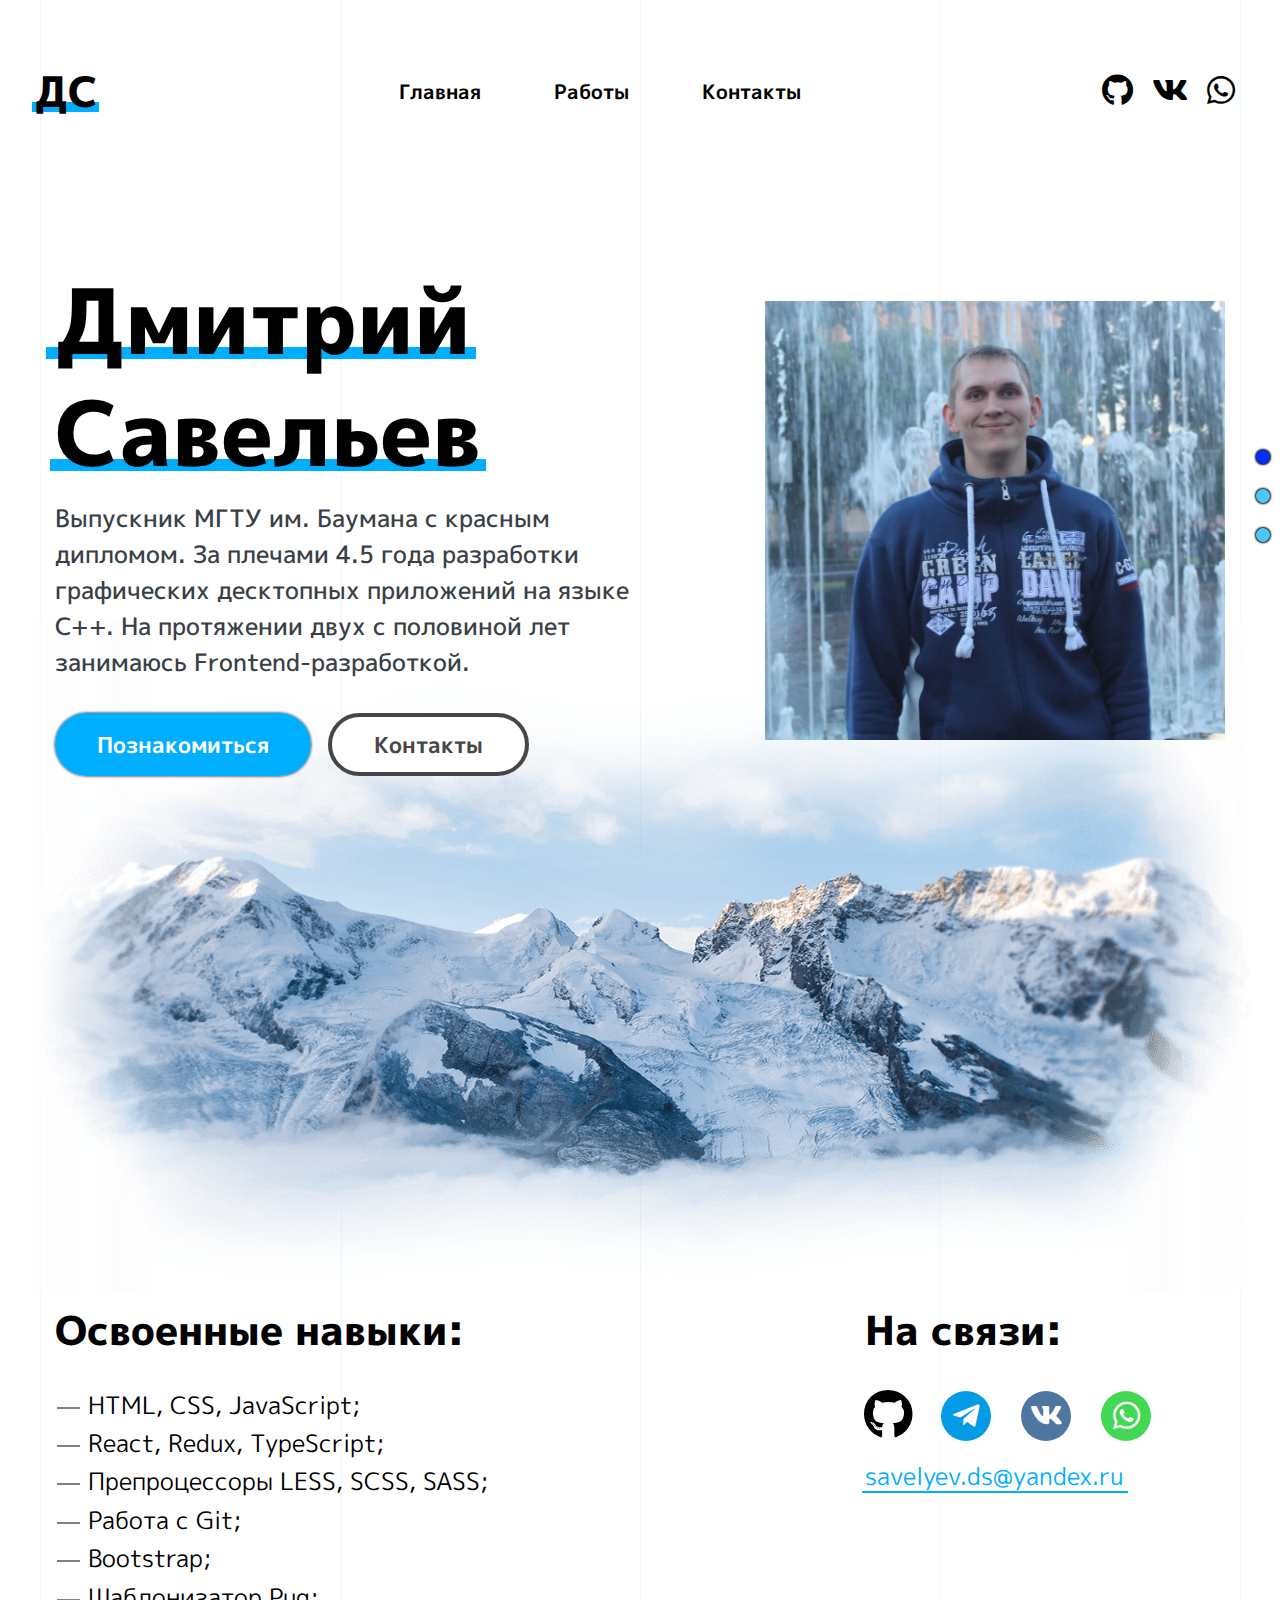
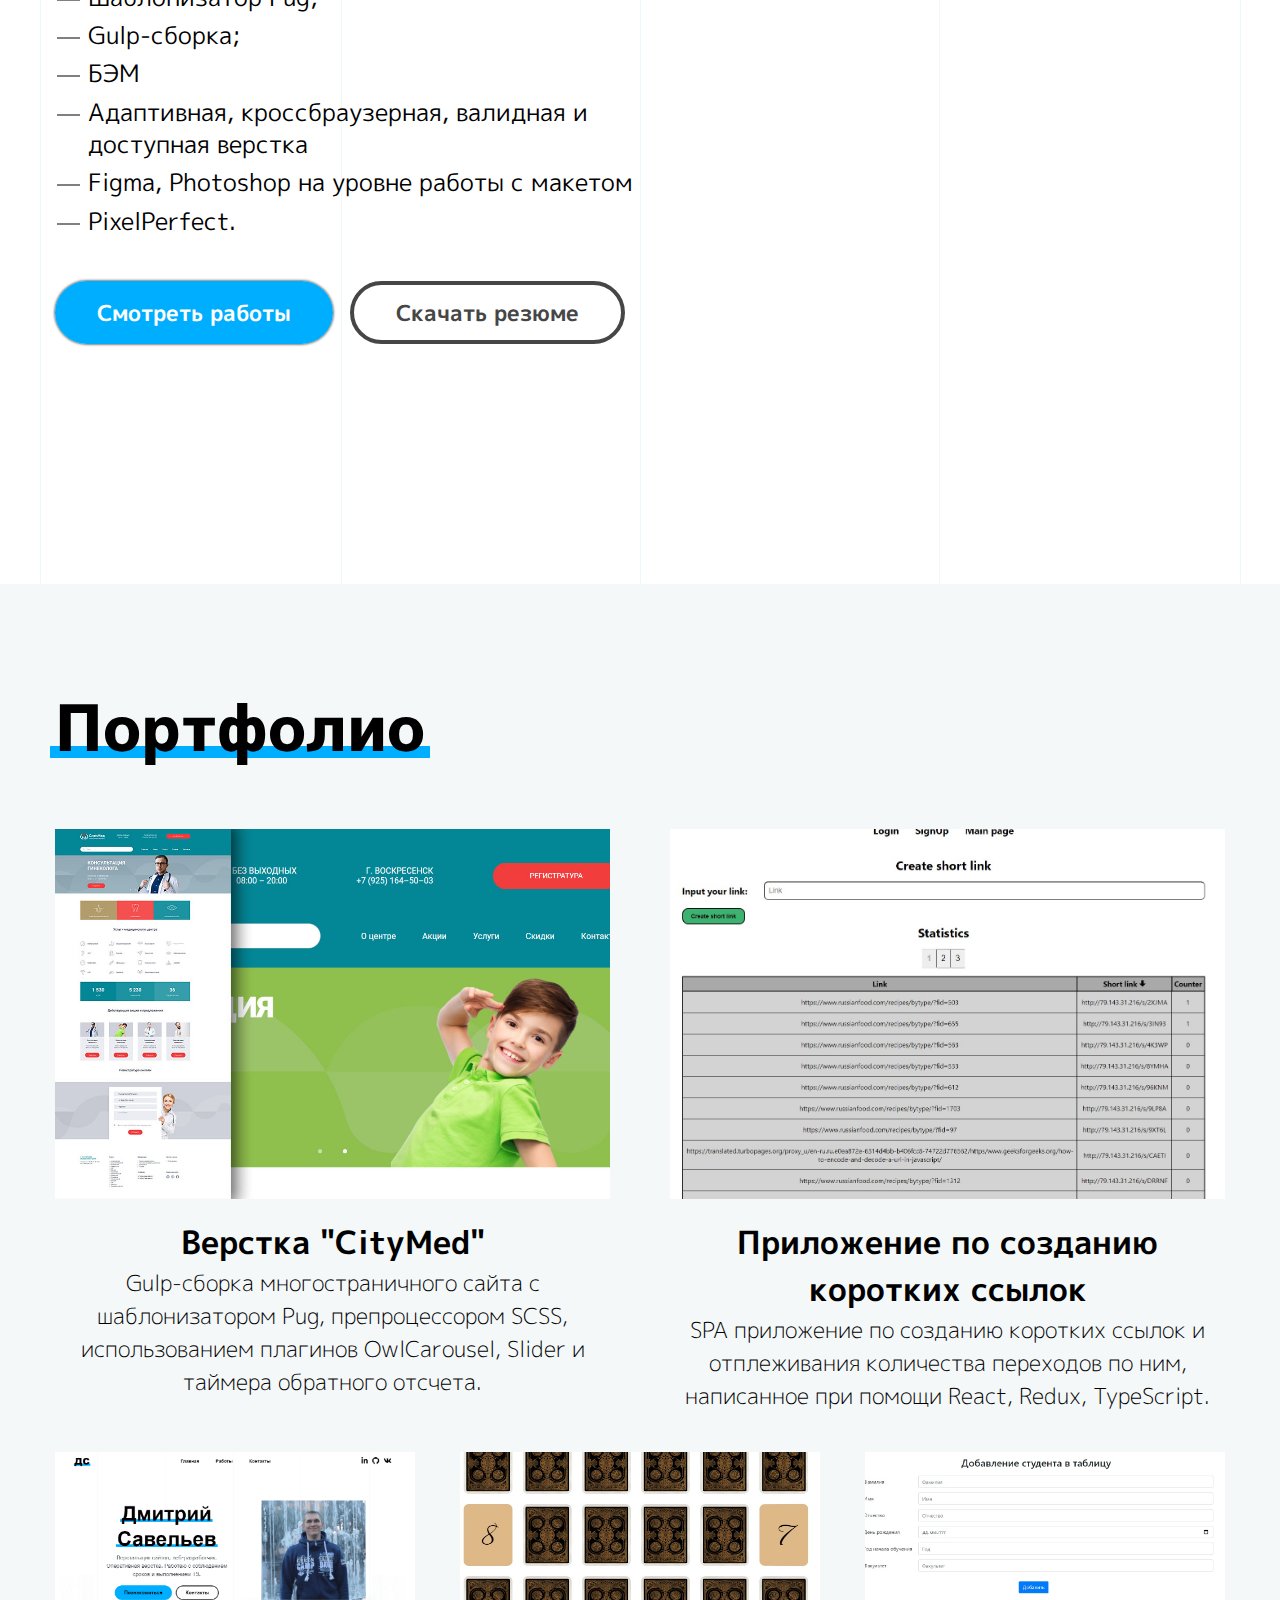
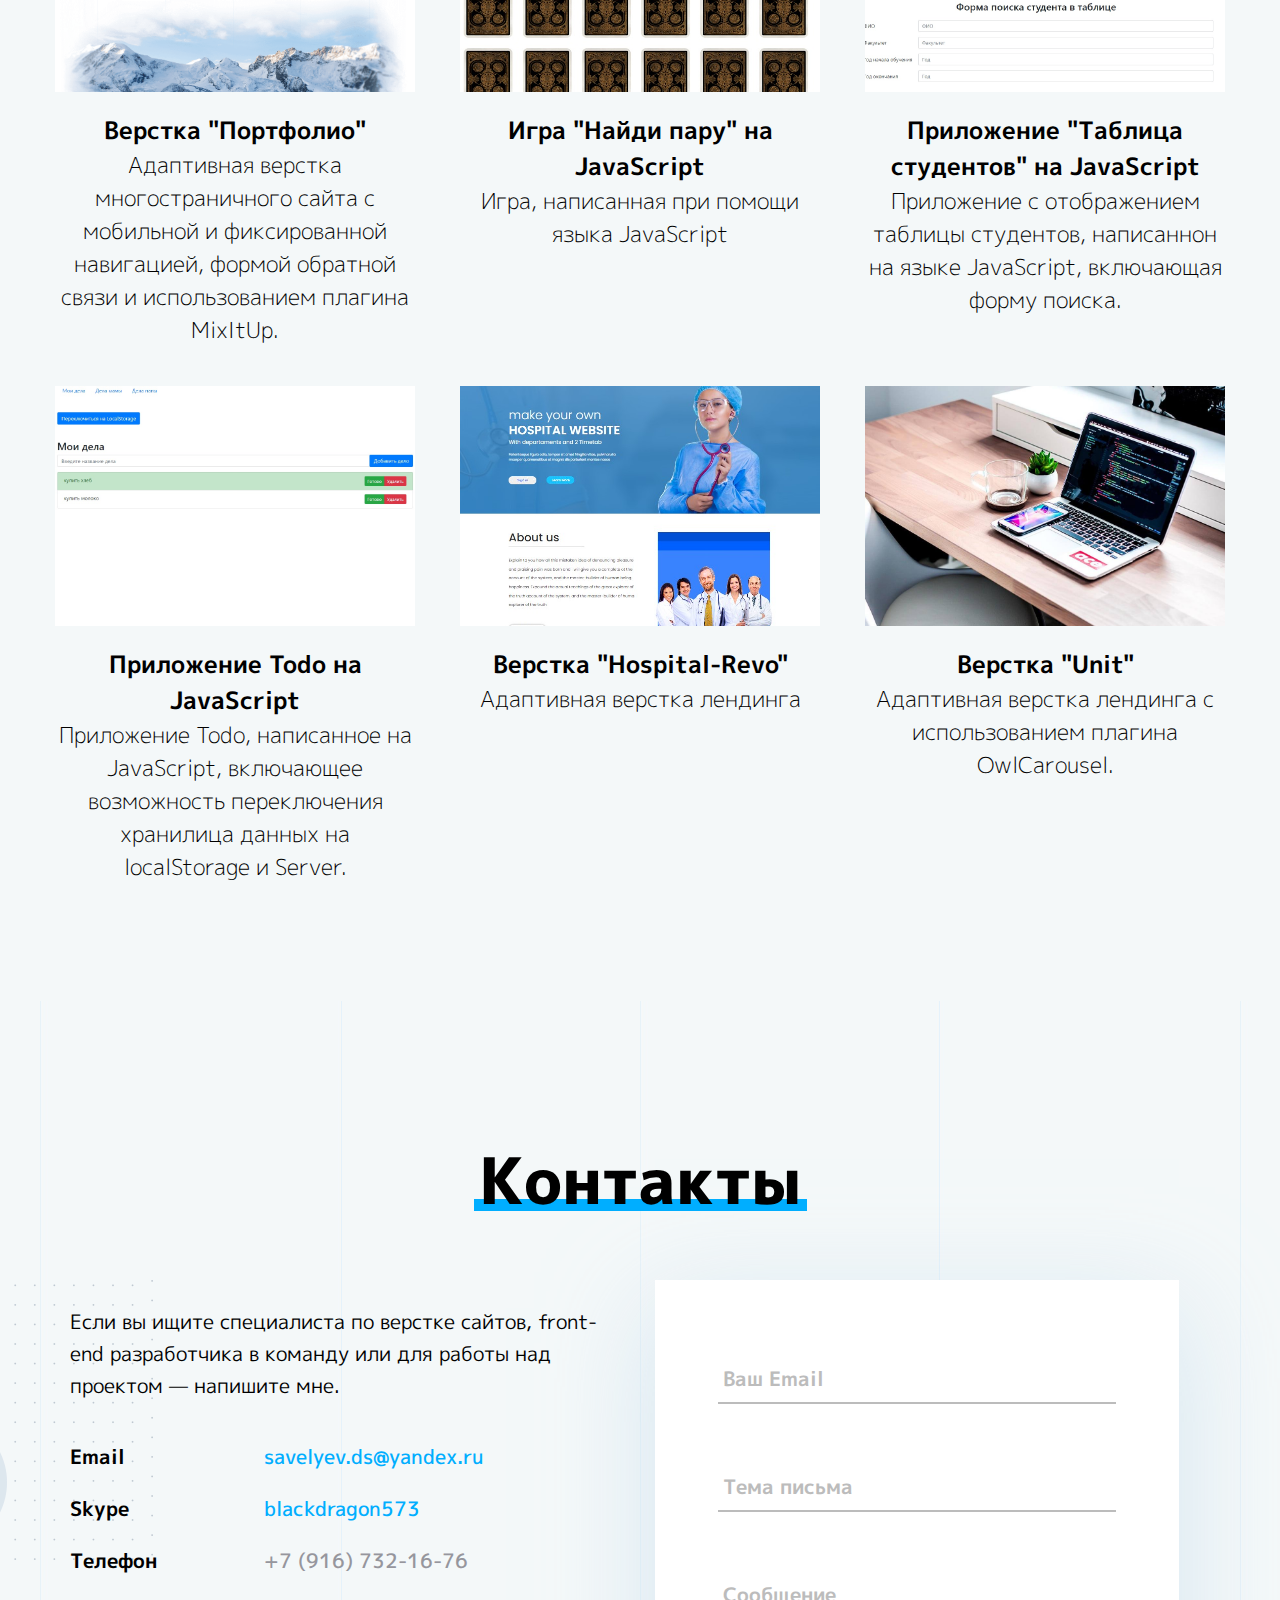
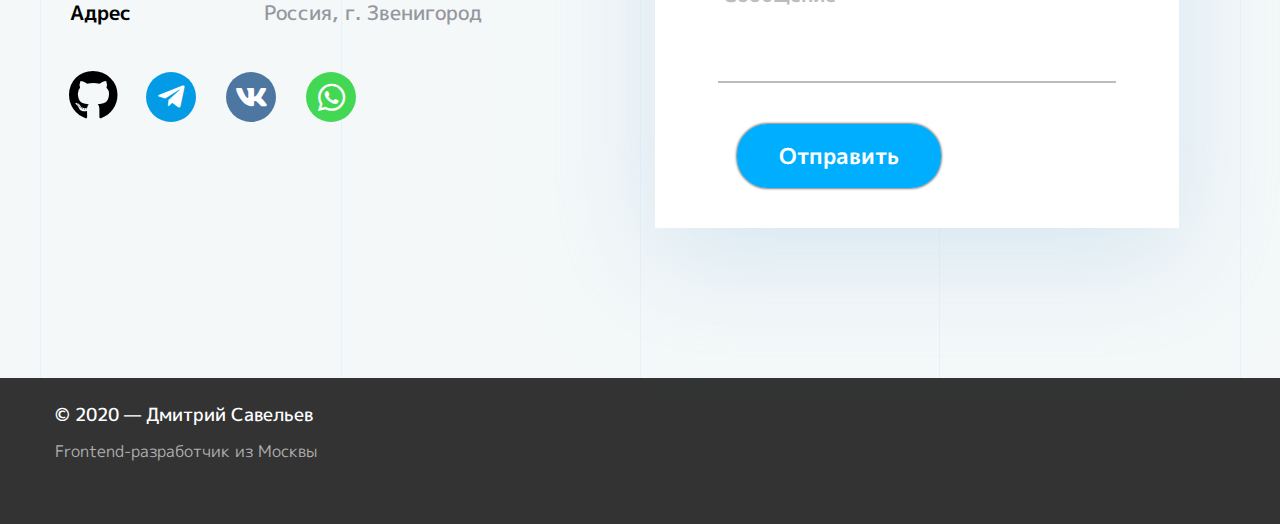
<file: docs/index.html>
<!DOCTYPE html>
<html lang="ru">

    <head>
        <meta charset="UTF-8">
        <meta name="viewport" content="width=device-width, initial-scale=1.0">
        <link href="https://fonts.googleapis.com/css2?family=M+PLUS+1p:wght@300;400;500;700;800&family=Roboto:wght@100;400;700&display=swap" rel="stylesheet">
        <link rel="stylesheet" href="https://cdnjs.cloudflare.com/ajax/libs/font-awesome/5.13.0/css/all.min.css">
        <link rel="shortcut icon" href="./img/favicon.png" type="image/x-icon">
        <link rel="stylesheet" href="./css/main.css">
        <title>Портфолио Савельев Дмитрий</title>
    </head>

    <body>

        <div id="overlay"></div>

        <ul id="page-nav">
            <li class="active">
                <a href="#header"></a>
            </li>
            <li>
                <a href="#portfolio"></a>
            </li>
            <!-- <li>
                <a href="#how-work"></a>
            </li> -->
            <li>
                <a href="#contacts"></a>
            </li>
        </ul>
        
        <header class="header" id="header">

            <!-- Навигация -->
            <div class="header__nav-wrapper">

                <a href="./index.html" class="header-logo">
                    ДС
                </a>

                <nav class="header__nav">
                    <a href="./index.html" class="header-logo">
                        ДС
                    </a>

                    <a href="./index.html" class="header__nav-item">Главная</a>
                    <a href="./project.html" class="header__nav-item">Работы</a>
                    <a href="./contacts.html" class="header__nav-item">Контакты</a>

                    <div class="contacts-social">

                        <a href="https://github.com/SavelyevDmitry" class="contacts-social-item contacts-social-item--github" target="_blank">
                            <i class="fab fa-github"></i>
                        </a>

                        <a href="https://t.me/Savelyev_ds" class="contacts-social-item contacts-social-item--telegram" target="_blank">
                            <i class="fab fa-telegram-plane"></i>
                        </a>
                        
                        <a href="https://vk.com/id48494494" class="contacts-social-item contacts-social-item--vk" target="_blank">
                            <i class="fab fa-vk"></i>
                        </a>

                        <a href="https://www.facebook.com/profile.php?id=100022790342894" class="contacts-social-item contacts-social-item--whats" target="_blank">
                            <i class="fab fa-whatsapp"></i>
                        </a>
                        
                    </div>

                    <a href="mailto:savelyev.ds@yandex.ru" class="section-skills__mail">savelyev.ds@yandex.ru</a>

                </nav>

                <nav class="header__social">
                    <a href="https://github.com/SavelyevDmitry" class="fab fa-github header__social-item" target="_blank"></a>
                    <a href="https://vk.com/id48494494" target="_blank" class="fab fa-vk header__social-item vk" target="_blank"></a>
                    <a href="https://wa.me/89167321676" class="fab fa-whatsapp header__social-item wa"></a>
                </nav>

                <div class="header__toggle-menu">
                    <span></span>
                </div>
                
            </div>
            <!-- //Навигация -->
            
            <!-- Информация -->
            <div class="container">
               
                <div class="header__info">

                    <div class="header__info-photo-wrapper">
                        <img src="./img/header/my-photo.jpg" alt="Моя фотогорафия" class="header__info-photo">
                    </div>

                    <div class="header__info-content-wrapper">

                        <h1 class="header__name">
                            <span class="underline underline--name">Дмитрий</span> <br> <span class="underline">Савельев</span> 
                        </h1>

                        <div class="header__name-desc">
                            Выпускник МГТУ им. Баумана с красным дипломом. 
                            За плечами 4.5 года разработки графических десктопных приложений на языке C++. 
                            На протяжении двух с половиной лет занимаюсь Frontend-разработкой.
                        </div>

                        <div class="header__info-buttons">
                            <a href="#skills" class="button-blue">Познакомиться</a>
                            <a href="#section-contacts" class="header__button-contacts">Контакты</a>
                        </div>

                    </div>

                </div>

            </div>
            <!-- //Информация -->

            <div class="header__bg-img">
                <img src="./img/header/header-bg.png" alt="картинка с горами">
            </div>

            <!-- Что умею и контакты -->
            <div class="container">
                
                <div class="sections-skills__row">
                    <div class="sections-skills__desc">

                        <h3 class="sections-skills__title-list" id="skills">Освоенные навыки:</h3>
                        
                        <ul class="section-skills__list">
                            <li class="section-skills__list-item">HTML, CSS, JavaScript;</li>
                            <li class="section-skills__list-item">React, Redux, TypeScript; </li>
                            <li class="section-skills__list-item">Препроцессоры LESS, SCSS, SASS;</li>
                            <li class="section-skills__list-item">Работа с Git;</li>
                            <li class="section-skills__list-item">Bootstrap;</li>
                            <li class="section-skills__list-item">Шаблонизатор Pug; </li>
                            <li class="section-skills__list-item">Gulp-сборка;</li>
                            <li class="section-skills__list-item">БЭМ</li>
                            <li class="section-skills__list-item">Адаптивная, кроссбраузерная, валидная и доступная верстка</li>
                            <li class="section-skills__list-item">Figma, Photoshop на уровне работы с макетом</li>
                            <li class="section-skills__list-item">PixelPerfect.</li>
                        </ul>

                        <a href="#title-portfolio" class="button-blue">Смотреть работы</a>
                        <a href="./Резюме.pdf" download="Резюме" class="header__button-contacts">Скачать резюме</a>

                    </div>

                    <div class="section-skills__contacts">

                        <h3 class="sections-skills__title-social">На связи:</h3>

                        <div class="contacts-social">

                            <a href="https://github.com/SavelyevDmitry" class="contacts-social-item contacts-social-item--github" target="_blank">
                                <i class="fab fa-github"></i>
                            </a>
    
                            <a href="https://t.me/Savelyev_ds" class="contacts-social-item contacts-social-item--telegram" target="_blank">
                                <i class="fab fa-telegram-plane"></i>
                            </a>
                            
                            <a href="https://vk.com/id48494494" class="contacts-social-item contacts-social-item--vk" target="_blank">
                                <i class="fab fa-vk"></i>
                            </a>
    
                            <a href="https://wa.me/89167321676" class="contacts-social-item contacts-social-item--whats" target="_blank">
                                <i class="fab fa-whatsapp"></i>
                            </a>
                            
                        </div>
                        <a href="mailto:savelyev.ds@yandex.ru" class="section-skills__mail">savelyev.ds@yandex.ru</a>
                    </div>

                </div>
                
            </div>
            <!-- //Что умею и контакты -->
            
        </header>

        <main>

            <!-- Cекция портфолио -->
            <section class="section-portfolio" id="portfolio">

                <!-- container -->
                <div class="container">

                    <div class="section-portfolio__title-wrapper" id="title-portfolio">
                        <h2 class="title">Портфолио</h2>
                    </div>

                    <!-- Фильтры -->
                    <div class="section-portfolio__filters none">
                        <button class="section-portfolio__filters-item control-active" data-filter="all">Все работы</button>
                        <button class="section-portfolio__filters-item" data-filter=".boots">Bootstrap</button>
                        <button class="section-portfolio__filters-item" data-filter=".wp">WordPress</button>
                        <button class="section-portfolio__filters-item" data-filter=".frontend">Frontend</button>
                    </div>
                    <!-- //Фильтры -->

                    <!-- Работы -->
                    <div class="section-portfolio__projects-wrapper" id="section-portfolio__projects-wrapper">

                        <div class="section-portfolio__project section-portfolio__project--big mix frontend boots wp">
                            <a href="https://github.com/SavelyevDmitry/City" class="section-portfolio__project-img" target="_blank">
                                <img src="./img/portfolio/city.jpg" alt="Сайт медклиники СитиМед">
                                <button class="more-button">Смотреть проект</button>
                            </a>
                            <a href="https://github.com/SavelyevDmitry/City" class="section-portfolio__project-title" target="_blank">Верстка "CityMed"</a>
                            <p class="section-portfolio__project-desc">Gulp-сборка многостраничного сайта с шаблонизатором Pug, препроцессором SCSS, использованием плагинов OwlCarousel, Slider и таймера обратного отсчета.</p>
                        </div>

                        <div class="section-portfolio__project section-portfolio__project--big mix frontend boots wp">
                            <a href="https://github.com/SavelyevDmitry/Creating-short-link" class="section-portfolio__project-img" target="_blank">
                                <img src="./img/portfolio/create-short-links.jpg" alt="Форест тревел">
                                <button class="more-button">Смотреть проект</button>
                            </a>                          
                            <a href="https://github.com/SavelyevDmitry/Creating-short-link" class="section-portfolio__project-title" target="_blank">Приложение по созданию коротких ссылок</a>
                            <p class="section-portfolio__project-desc">SPA приложение по созданию коротких ссылок и отплеживания количества переходов по ним, написанное при помощи React, Redux, TypeScript.</p> 
                        </div>

                        <div class="section-portfolio__project mix boots">
                            <a href="https://github.com/SavelyevDmitry/portfolio" class="section-portfolio__project-img" target="_blank">
                                <img src="./img/portfolio/portfolio.jpg" alt="Сайт Unit">
                                <button class="more-button">Смотреть проект</button>
                            </a>
                            <a href="https://github.com/SavelyevDmitry/portfolio" class="section-portfolio__project-title" target="_blank">Верстка "Портфолио"</a>
                            <p class="section-portfolio__project-desc">Адаптивная верстка многостраничного сайта с мобильной и фиксированной навигацией, формой обратной связи и использованием плагина MixItUp.</p>
                        </div>

                        <div class="section-portfolio__project mix boots">
                            <a href="https://github.com/SavelyevDmitry/FindCoupleGame" class="section-portfolio__project-img" target="_blank">
                                <img src="./img/portfolio/card-game.jpg" alt="Игра Найди пару">
                                <button class="more-button">Смотреть проект</button>
                            </a>                          
                            <a href="https://github.com/SavelyevDmitry/FindCoupleGame" class="section-portfolio__project-title" target="_blank">Игра "Найди пару" на JavaScript</a>
                            <p class="section-portfolio__project-desc">Игра, написанная при помощи языка JavaScript</p> 
                        </div>

                        <div class="section-portfolio__project mix boots">
                            <a href="https://github.com/SavelyevDmitry/StudentsTable" class="section-portfolio__project-img" target="_blank">
                                <img src="./img/portfolio/students-table.jpg" alt="Таблица студентов">
                                <button class="more-button">Смотреть проект</button>
                            </a>                          
                            <a href="https://github.com/SavelyevDmitry/StudentsTable" class="section-portfolio__project-title" target="_blank">Приложение "Таблица студентов" на JavaScript</a>
                            <p class="section-portfolio__project-desc">Приложение с отображением таблицы студентов, написаннон на языке JavaScript, включающая форму поиска.</p> 
                        </div>

                        <div class="section-portfolio__project mix boots">
                            <a href="https://github.com/SavelyevDmitry/Todo" class="section-portfolio__project-img" target="_blank">
                                <img src="./img/portfolio/todo.jpg" alt="Форест тревел">
                                <button class="more-button">Смотреть проект</button>
                            </a>                          
                            <a href="https://github.com/SavelyevDmitry/Todo" class="section-portfolio__project-title" target="_blank">Приложение Todo на JavaScript</a>
                            <p class="section-portfolio__project-desc">Приложение Todo, написанное на JavaScript, включающее возможность переключения хранилица данных на localStorage и Server.</p> 
                        </div>

                        <div class="section-portfolio__project mix boots">
                            <a href="https://github.com/SavelyevDmitry/Hospital-web" class="section-portfolio__project-img" target="_blank">
                                <img src="./img/portfolio/Hospital.jpg" alt="Сайт медклиники Revo">
                                <button class="more-button">Смотреть проект</button>
                            </a>                          
                            <a href="https://github.com/SavelyevDmitry/Hospital-web" class="section-portfolio__project-title" target="_blank">Верстка "Hospital-Revo"</a>
                            <p class="section-portfolio__project-desc">Адаптивная верстка лендинга</p> 
                        </div>

                        <div class="section-portfolio__project mix frontend boots wp">
                            <a href="https://github.com/SavelyevDmitry/Unit" class="section-portfolio__project-img" target="_blank">
                                <img src="./img/portfolio/Unit.jpg" alt="Сайт Unit">
                                <button class="more-button">Смотреть проект</button>
                            </a>
                            <a href="https://github.com/SavelyevDmitry/Unit" class="section-portfolio__project-title" target="_blank">Верстка "Unit"</a>
                            <p class="section-portfolio__project-desc">Адаптивная верстка лендинга с использованием плагина OwlCarousel.</p>
                        </div>

                    </div>
                    <!-- //Работы -->

                    <div class="section-skills__all-project-wrapper">
                        <a href="#" class="section-skills__all-project">Смотреть все работы</a>
                    </div>

                </div>
                <!-- //container -->

            </section>
            <!-- //Cекция портфолио -->

            <!-- Cекция как я работаю -->
            <!-- <section class="how-work" id="how-work">

                <div class="container">

                    <div class="how-work__title">
                        <h2 class="title title--how-work">Как я работаю</h2>
                    </div>

                    <div class="how-work__stages">

                        <div class="how-work__stage-item">

                            <div class="how-work__stage-icon">
                                <img src="./img/how-work/icon1.png" alt="Иконка">
                            </div>

                            <div class="how-work__stage-desc">
                                <h3 class="how-work__stage-desc-title">Оцениваю макет</h3>
                                <p class="how-work__stage-desc-text">
                                    Оцениваю объем работы, сложность, нюансы. Задаю вопросы.                
                                </p>
                                <p class="how-work__stage-desc-time">Время: 2 - 4 часа</p>
                            </div>

                        </div>

                        <div class="how-work__stage-item">

                            <div class="how-work__stage-icon">
                                <img src="./img/how-work/icon2.png" alt="Иконка">
                            </div>
                            
                            <div class="how-work__stage-desc">
                                <h3 class="how-work__stage-desc-title">ТЗ, смета и график работ</h3>
                                <p class="how-work__stage-desc-text">
                                    Согласовываем техническое задание и график работ по проекту. Осмечиваю стоимость по этапам работы.                
                                </p>
                                <p class="how-work__stage-desc-time">Время: 2 - 4 часа</p>
                            </div>

                        </div>

                        <div class="how-work__stage-item">

                            <div class="how-work__stage-icon">
                                <img src="./img/how-work/icon3.png" alt="Иконка">
                            </div>
                            
                            <div class="how-work__stage-desc">
                                <h3 class="how-work__stage-desc-title">Вы держите руку на пульсе</h3>
                                <p class="how-work__stage-desc-text">
                                    Выдаю клиенту доступ к GitHub репозиторию и доске Trello. Вы в любое время можете видеть актуальное состояние проекта и задач.                
                                </p>
                                <p class="how-work__stage-desc-time">Время: 2 часа</p>
                            </div>

                        </div>

                        <div class="how-work__stage-item">

                            <div class="how-work__stage-icon">
                                <img src="./img/how-work/icon4.png" alt="Иконка">
                            </div>
                            
                            <div class="how-work__stage-desc">
                                <h3 class="how-work__stage-desc-title">Выполняю каждый этап</h3>
                                <p class="how-work__stage-desc-text">
                                    Поочередно выполняю каждый этап работы. Передаю результаты. Заказчик производит поэтапную оплату.                
                                </p>
                                <p class="how-work__stage-desc-time">Время: 2 - 4 часа</p>
                            </div>

                        </div>

                        <div class="how-work__stage-item">

                            <div class="how-work__stage-icon">
                                <img src="./img/how-work/icon5.png" alt="Иконка">
                            </div>
                            
                            <div class="how-work__stage-desc">
                                <h3 class="how-work__stage-desc-title">Финальное ревью проекта</h3>
                                <p class="how-work__stage-desc-text">
                                    Проект готов. Финальное ревью и полировка до идеального состояния. Передаю файлы проекта, заливаю сайт на хостинг заказчика.                
                                </p>
                                <p class="how-work__stage-desc-time">Время: 2 - 4 часа</p>
                            </div>

                        </div>

                    </div>

                </div>

            </section> -->
            <!-- //Cекция как я работаю -->

            <!-- Cекция контакты -->
            <section class="contacts" id="contacts">

                <!-- container -->
                <div class="container">

                    <div class="contacts__title-wrapper" id="section-contacts">
                        <h2 class="title">Контакты</h2>
                    </div>

                    <div class="contacts__content-wrapper">

                        <!-- Контакты -->
                        <div class="contacts__desc">
                            <img src="./img/contacts/bg-dots.png" alt="Фоновые точки" class="contacts__desc-img">

                            <div class="contacts__desc-text">
                                Если вы ищите специалиста по верстке сайтов, front-end разработчика в команду или для работы над проектом —  напишите мне.
                            </div>

                            <div class="contacts__desc-contacts-wrap">

                                <div class="contacts__desc-contacts-item">
                                    <div class="contacts__item-name">Email</div>
                                    <a href="mailto:savelyev.ds@yandex.ru" class="contacts__item-link">savelyev.ds@yandex.ru</a>
                                </div>

                                <div class="contacts__desc-contacts-item">
                                    <div class="contacts__item-name">Skype</div>
                                    <a href="skype:blackdragon573?add" class="contacts__item-link">blackdragon573</a>
                                </div>

                                <div class="contacts__desc-contacts-item">
                                    <div class="contacts__item-name">Телефон</div>
                                    <p class="contacts__item-info">+7 (916) 732-16-76</p>
                                </div>

                                <div class="contacts__desc-contacts-item">
                                    <div class="contacts__item-name">Адрес</div>
                                    <p class="contacts__item-info">Россия, г. Звенигород</p>
                                </div>

                            </div>

                            <div class="contacts-social">

                                <a href="https://github.com/SavelyevDmitry" class="contacts-social-item contacts-social-item--github" target="_blank">
                                    <i class="fab fa-github"></i>
                                </a>
        
                                <a href="https://t.me/Savelyev_ds" class="contacts-social-item contacts-social-item--telegram" target="_blank">
                                    <i class="fab fa-telegram-plane"></i>
                                </a>
                                
                                <a href="https://vk.com/id48494494" class="contacts-social-item contacts-social-item--vk" target="_blank">
                                    <i class="fab fa-vk"></i>
                                </a>
        
                                <a href="https://wa.me/89167321676" class="contacts-social-item contacts-social-item--whats" target="_blank">
                                    <i class="fab fa-whatsapp"></i>
                                </a>
                                
                            </div>
                            
                        </div>
                        <!-- //Контакты -->
                        
                        <!-- Форма обратной связи -->
                        <div class="contacts__form-wrapper">

                            <form action="" class="contacts__form" id="contacts-form">
                                <input type="hidden" name="project_name" value="myportfolio.ru">
                                <input type="hidden" name="admin_email" value="savelyev.ds@yandex.ru">
                                <input type="hidden" name="email_from" value="info@myportfolio.ru">

                                <div class="contacts__form-item">
                                    <input type="text" name="email" class="contacts__form-field">
                                    <span class="fake-placeholder">Ваш Email</span>
                                </div>
    
                                <div class="contacts__form-item">
                                    <input type="text" name="theme" class="contacts__form-field">
                                    <span class="fake-placeholder">Тема письма</span>
                                </div>
    
                                <div class="contacts__form-item">
                                    <textarea name="message" class="contacts__form-field contacts__form-field--area"></textarea>
                                    <span class="fake-placeholder fake-placeholder--area">Сообщение</span>
                                </div>
    
                                <div class="contacts__form-button">
                                    <input type="submit" value="Отправить" class="contacts__form-button-elem">
                                </div>
    
                            </form>
                            <div id="answer"></div>

                        </div>
                        <!-- //Форма обратной связи -->
                        
                    </div>

                </div>
                <!-- //container -->

            </section>
            <!-- //Cекция контакты -->           

        </main>

        <footer class="footer">
            
            <div class="container">

                <p class="footer__who">© 2020 — Дмитрий Савельев</p>
                <p class="footer__text">
                    Frontend-разработчик из Москвы<br>
                </p>

            </div>

        </footer>

        <!-- Vender scripts -->
        <script src="./libs/jquery/jquery-3.5.0.min.js"></script>
        <script src="./libs/mixitup-3/mixitup3/mixitup.min.js"></script>
        <script src="./libs/jquery.validate/jquery.validate.js"></script>
        <script src="./libs/nav.js/nav.js"></script>
        <!-- // Vender scripts -->

        <!-- User scripts -->
        <script src="./js/main.js"></script>
        <!-- // User scripts -->

    </body>

</html>
</file>
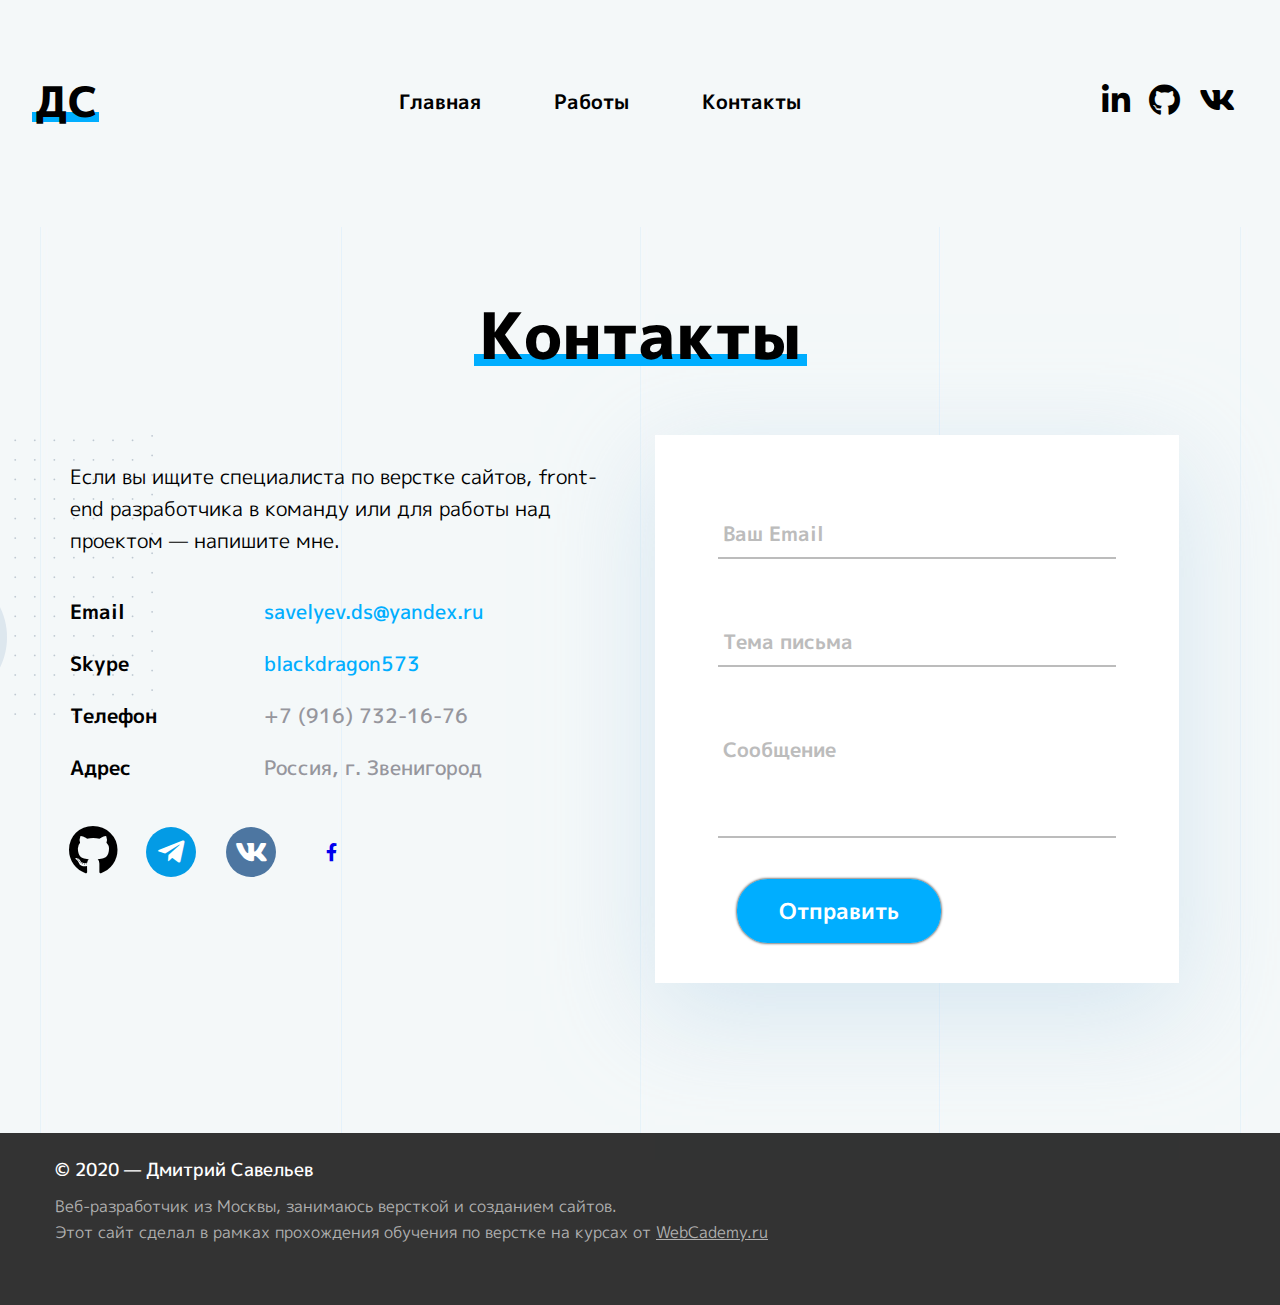
<file: docs/contacts.html>
<!DOCTYPE html>
<html lang="ru">

    <head>
        <meta charset="UTF-8">
        <meta name="viewport" content="width=device-width, initial-scale=1.0">
        <link href="https://fonts.googleapis.com/css2?family=M+PLUS+1p:wght@300;400;500;700;800&family=Roboto:wght@100;400;700&display=swap" rel="stylesheet">
        <link rel="stylesheet" href="https://cdnjs.cloudflare.com/ajax/libs/font-awesome/5.13.0/css/all.min.css">
        <link rel="stylesheet" href="./css/main.css">
        <title>Портфолио Савельев Дмитрий</title>
    </head>

    <body>

        <div id="overlay"></div>
        
        <header class=" header header--project">

            <!-- Навигация -->
            <div class="header__nav-wrapper header__nav-wrapper--project header__nav-wrapper--contacts">

                <a href="./index.html" class="header-logo">
                    ДС
                </a>

                <nav class="header__nav">
                    <a href="./index.html" class="header-logo">
                        ДС
                    </a>

                    <a href="./index.html" class="header__nav-item">Главная</a>
                    <a href="./project.html" class="header__nav-item">Работы</a>
                    <a href="./contacts.html" class="header__nav-item">Контакты</a>

                    <div class="contacts-social">

                        <a href="https://github.com/SavelyevDmitry" class="contacts-social-item contacts-social-item--github" target="_blank">
                            <i class="fab fa-github"></i>
                        </a>

                        <a href="https://t.me/Savelyev_ds" class="contacts-social-item contacts-social-item--telegram" target="_blank">
                            <i class="fab fa-telegram-plane"></i>
                        </a>
                        
                        <a href="https://vk.com/id48494494" class="contacts-social-item contacts-social-item--vk" target="_blank">
                            <i class="fab fa-vk"></i>
                        </a>

                        <a href="https://www.facebook.com/profile.php?id=100022790342894" class="contacts-social-item contacts-social-item--facebook" target="_blank">
                            <i class="fab fa-facebook-f"></i>
                        </a>
                        
                    </div>

                    <a href="mailto:savelyev.ds@yandex.ru" class="section-skills__mail">savelyev.ds@yandex.ru</a>

                </nav>

                <nav class="header__social">
                    <a href="#" class="fab fa-linkedin-in header__social-item"></a>
                    <a href="https://github.com/SavelyevDmitry" class="fab fa-github header__social-item" target="_blank"></a>
                    <a href="https://vk.com/id48494494" target="_blank" class="fab fa-vk header__social-item" target="_blank"></a>
                </nav>

                <div class="header__toggle-menu">
                    <span></span>
                </div>
                
            </div>
            <!-- //Навигация -->
            
        </header>

        <main>

            <!-- Cекция контакты -->
            <section class="contacts contacts--page">

            <!-- container -->
            <div class="container">

                <div class="contacts__title-wrapper" id="section-contacts">
                    <h2 class="title">Контакты</h2>
                </div>

                <div class="contacts__content-wrapper">

                    <!-- Контакты -->
                    <div class="contacts__desc">
                        <img src="./img/contacts/bg-dots.png" alt="Фоновые точки" class="contacts__desc-img">

                        <div class="contacts__desc-text">
                            Если вы ищите специалиста по верстке сайтов, front-end разработчика в команду или для работы над проектом —  напишите мне.
                        </div>

                        <div class="contacts__desc-contacts-wrap">

                            <div class="contacts__desc-contacts-item">
                                <div class="contacts__item-name">Email</div>
                                <a href="mailto:savelyev.ds@yandex.ru" class="contacts__item-link">savelyev.ds@yandex.ru</a>
                            </div>

                            <div class="contacts__desc-contacts-item">
                                <div class="contacts__item-name">Skype</div>
                                <a href="skype:blackdragon573?add" class="contacts__item-link">blackdragon573</a>
                            </div>

                            <div class="contacts__desc-contacts-item">
                                <div class="contacts__item-name">Телефон</div>
                                <p class="contacts__item-info">+7 (916) 732-16-76</p>
                            </div>

                            <div class="contacts__desc-contacts-item">
                                <div class="contacts__item-name">Адрес</div>
                                <p class="contacts__item-info">Россия, г. Звенигород</p>
                            </div>

                        </div>

                        <div class="contacts-social">

                            <a href="https://github.com/SavelyevDmitry" class="contacts-social-item contacts-social-item--github" target="_blank">
                                <i class="fab fa-github"></i>
                            </a>
    
                            <a href="https://t.me/Savelyev_ds" class="contacts-social-item contacts-social-item--telegram" target="_blank">
                                <i class="fab fa-telegram-plane"></i>
                            </a>
                            
                            <a href="https://vk.com/id48494494" class="contacts-social-item contacts-social-item--vk" target="_blank">
                                <i class="fab fa-vk"></i>
                            </a>
    
                            <a href="https://www.facebook.com/profile.php?id=100022790342894" class="contacts-social-item contacts-social-item--facebook" target="_blank">
                                <i class="fab fa-facebook-f"></i>
                            </a>
                            
                        </div>
                        
                    </div>
                    <!-- //Контакты -->
                    
                    <!-- Форма обратной связи -->
                    <div class="contacts__form-wrapper">

                        <form action="mailto:savelyev.ds@yandex.ru" class="contacts__form">

                            <div class="contacts__form-item">
                                <input type="text" name="email" class="contacts__form-field">
                                <span class="fake-placeholder">Ваш Email</span>
                            </div>

                            <div class="contacts__form-item">
                                <input type="text" name="theme" class="contacts__form-field">
                                <span class="fake-placeholder">Тема письма</span>
                            </div>

                            <div class="contacts__form-item">
                                <textarea name="message" class="contacts__form-field contacts__form-field--area"></textarea>
                                <span class="fake-placeholder fake-placeholder--area">Сообщение</span>
                            </div>

                            <div class="contacts__form-button">
                                <input type="submit" value="Отправить" class=contacts__form-button-elem>
                            </div>

                        </form>

                    </div>
                    <!-- //Форма обратной связи -->
                    
                </div>

            </div>
            <!-- //container -->

            </section>
            <!-- //Cекция контакты -->
           
        </main>

        <footer class="footer">
            
            <div class="container">

                <p class="footer__who">© 2020 — Дмитрий Савельев</p>
                <p class="footer__text">
                    Веб-разработчик из Москвы, занимаюсь версткой и созданием сайтов. <br>
                    Этот сайт сделал в рамках прохождения обучения по верстке на курсах от <a href="WebCademy.ru" target="_blank" class="footer__link">WebCademy.ru</a>
                </p>

            </div>

        </footer>

        <!-- Vender scripts -->
        <script src="./libs/jquery/jquery-3.5.0.min.js"></script>
        <script src="./libs/mixitup-3/mixitup3/mixitup.min.js"></script>
        <!-- // Vender scripts -->

        <!-- User scripts -->
        <script src="./js/main.js"></script>
        <!-- // User scripts -->

    </body>

</html>
</file>
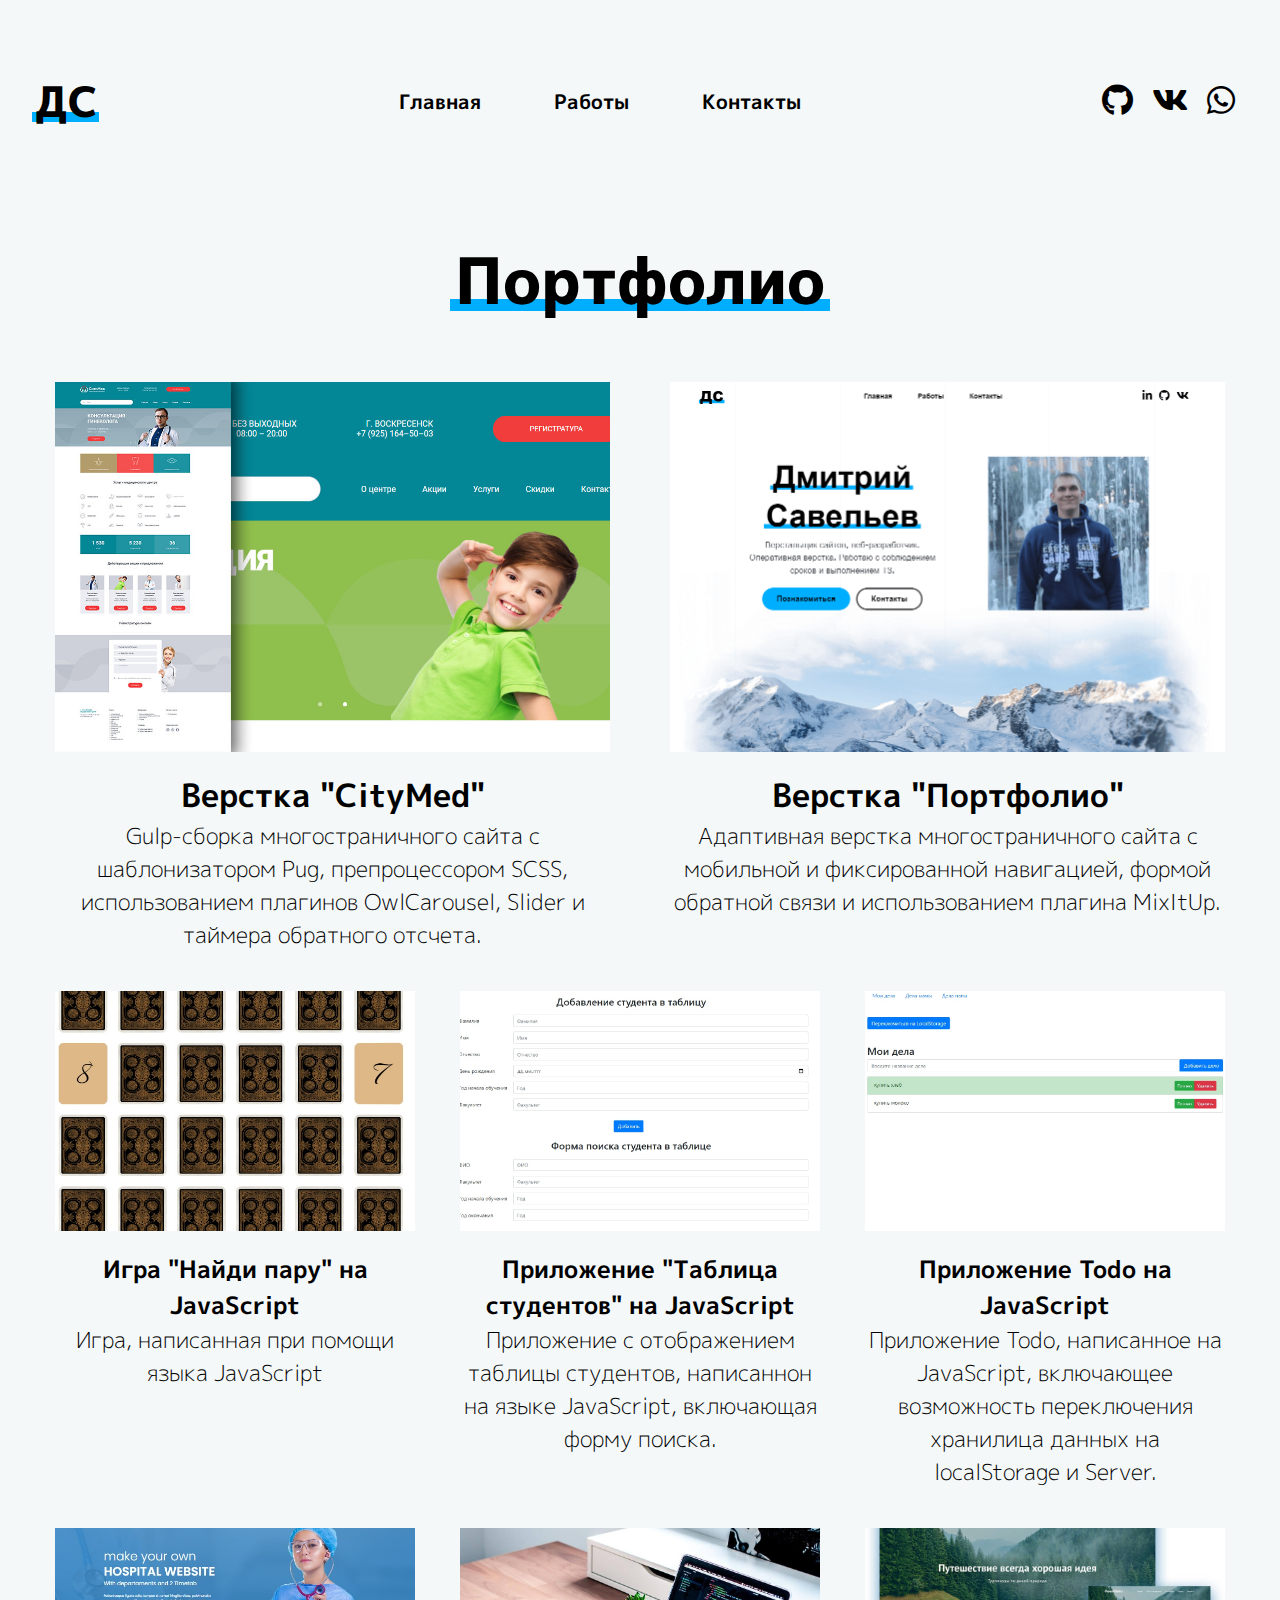
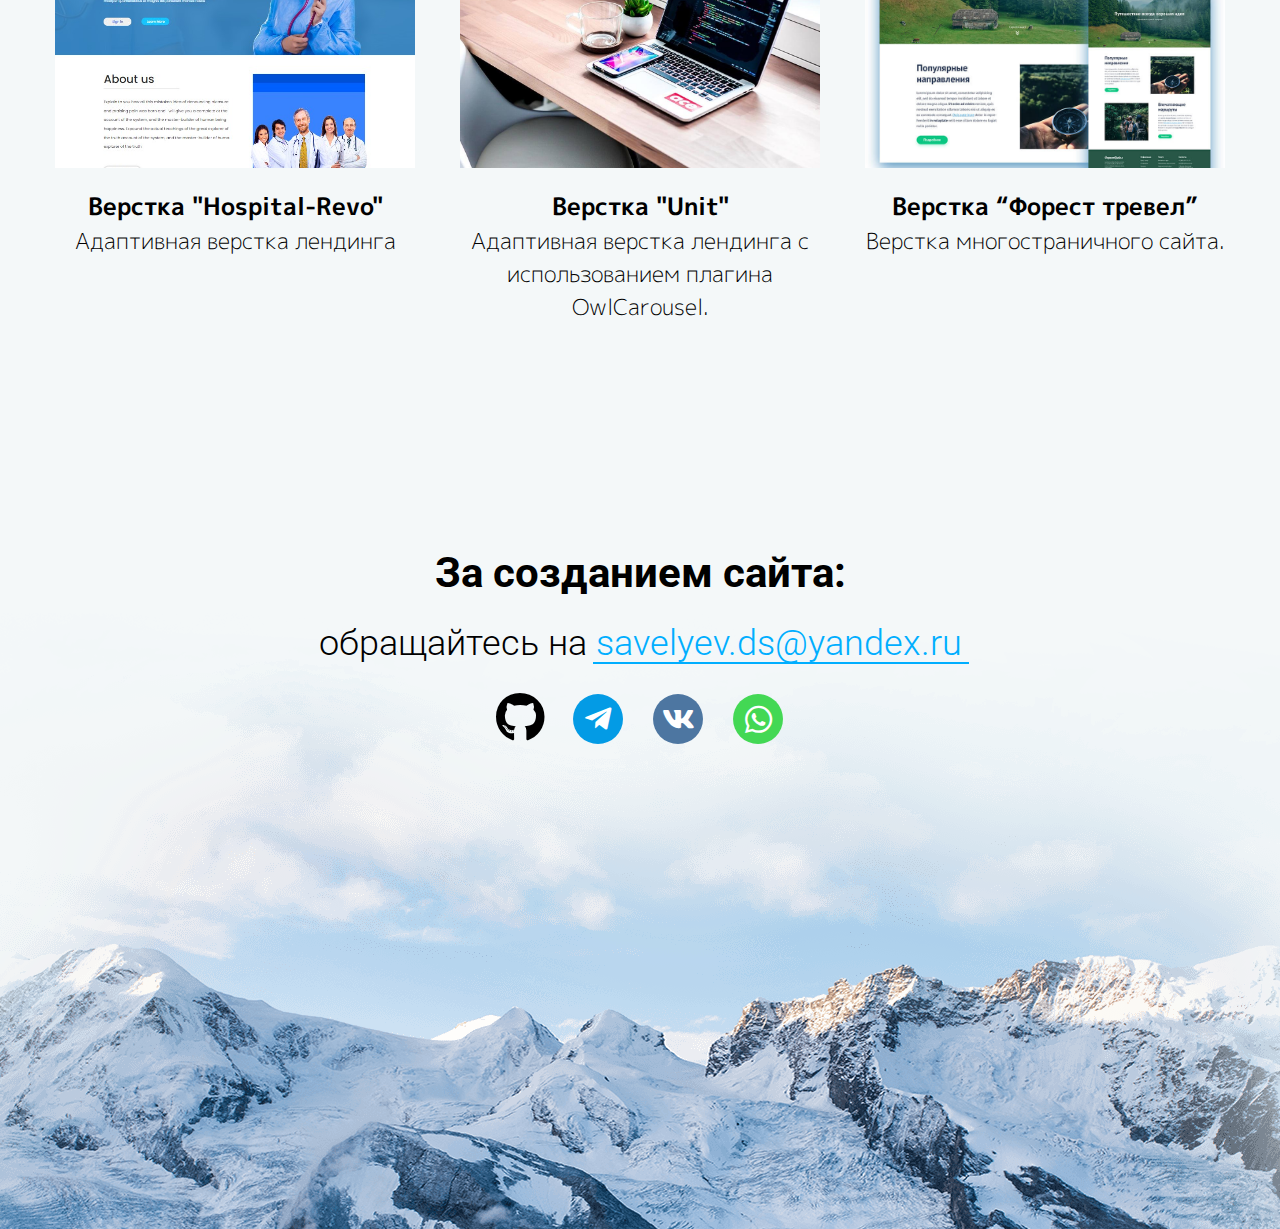
<file: docs/project.html>
<!DOCTYPE html>
<html lang="ru">

    <head>
        <meta charset="UTF-8">
        <meta name="viewport" content="width=device-width, initial-scale=1.0">
        <link href="https://fonts.googleapis.com/css2?family=M+PLUS+1p:wght@300;400;500;700;800&family=Roboto:wght@100;400;700&display=swap" rel="stylesheet">
        <link rel="stylesheet" href="https://cdnjs.cloudflare.com/ajax/libs/font-awesome/5.13.0/css/all.min.css">
        <link rel="stylesheet" href="./css/main.css">
        <title>Портфолио Савельев Дмитрий</title>
    </head>

    <body>

        <div id="overlay"></div>
        
        <header class=" header header--project">

            <!-- Навигация -->
            <div class="header__nav-wrapper header__nav-wrapper--project">

                <a href="./index.html" class="header-logo">
                    ДС
                </a>

                <nav class="header__nav">
                    <a href="./index.html" class="header-logo">
                        ДС
                    </a>

                    <a href="./index.html" class="header__nav-item">Главная</a>
                    <a href="./project.html" class="header__nav-item">Работы</a>
                    <a href="./contacts.html" class="header__nav-item">Контакты</a>

                    <div class="contacts-social">

                        <a href="https://github.com/SavelyevDmitry" class="contacts-social-item contacts-social-item--github" target="_blank">
                            <i class="fab fa-github"></i>
                        </a>

                        <a href="https://t.me/Savelyev_ds" class="contacts-social-item contacts-social-item--telegram" target="_blank">
                            <i class="fab fa-telegram-plane"></i>
                        </a>
                        
                        <a href="https://vk.com/id48494494" class="contacts-social-item contacts-social-item--vk" target="_blank">
                            <i class="fab fa-vk"></i>
                        </a>

                        <a href="https://www.facebook.com/profile.php?id=100022790342894" class="contacts-social-item contacts-social-item--facebook" target="_blank">
                            <i class="fab fa-facebook-f"></i>
                        </a>
                        
                    </div>

                    <a href="mailto:savelyev.ds@yandex.ru" class="section-skills__mail">savelyev.ds@yandex.ru</a>

                </nav>

                <nav class="header__social">
                    <a href="https://github.com/SavelyevDmitry" class="fab fa-github header__social-item" target="_blank"></a>
                    <a href="https://vk.com/id48494494" target="_blank" class="fab fa-vk header__social-item vk" target="_blank"></a>
                    <a href="https://wa.me/89167321676" class="fab fa-whatsapp header__social-item wa"></a>
                </nav>

                <div class="header__toggle-menu">
                    <span></span>
                </div>
                
            </div>
            <!-- //Навигация -->
            
        </header>

        <main>

            <!-- Cекция портфолио -->
            <section class="section-portfolio section-portfolio--project">

                <!-- container -->
                <div class="container">

                    <div class="section-portfolio__title-wrapper section-portfolio__title-wrapper--project" id="title-portfolio">
                        <h1 class="title title--project">Портфолио</h1>
                    </div>

                    <!-- Фильтры -->
                    <div class="section-portfolio__filters none">
                        <button class="section-portfolio__filters-item control-active" data-filter="all">Все работы</button>
                        <button class="section-portfolio__filters-item" data-filter=".boots">Bootstrap</button>
                        <button class="section-portfolio__filters-item" data-filter=".wp">WordPress</button>
                        <button class="section-portfolio__filters-item" data-filter=".frontend">Frontend</button>
                    </div>
                    <!-- //Фильтры -->

                    <!-- Работы -->
                    <div class="section-portfolio__projects-wrapper" id="section-portfolio__projects-wrapper">

                        <div class="section-portfolio__project section-portfolio__project--big mix frontend boots wp">
                            <a href="https://savelyevdmitry.github.io/CityMed-Pages/" class="section-portfolio__project-img" target="_blank">
                                <img src="./img/portfolio/city.jpg" alt="Сайт медклиники СитиМед">
                                <button class="more-button">Смотреть проект</button>
                            </a>
                            <a href="https://savelyevdmitry.github.io/CityMed-Pages/" class="section-portfolio__project-title" target="_blank">Верстка "CityMed"</a>
                            <p class="section-portfolio__project-desc">Gulp-сборка многостраничного сайта с шаблонизатором Pug, препроцессором SCSS, использованием плагинов OwlCarousel, Slider и таймера обратного отсчета.</p>
                        </div>

                        <div class="section-portfolio__project section-portfolio__project--big mix frontend boots wp">
                            <a href="https://savelyevdmitry.github.io/Portfolio/" class="section-portfolio__project-img" target="_blank">
                                <img src="./img/portfolio/portfolio.jpg" alt="Сайт Unit">
                                <button class="more-button">Смотреть проект</button>
                            </a>
                            <a href="https://savelyevdmitry.github.io/Portfolio/" class="section-portfolio__project-title" target="_blank">Верстка "Портфолио"</a>
                            <p class="section-portfolio__project-desc">Адаптивная верстка многостраничного сайта с мобильной и фиксированной навигацией, формой обратной связи и использованием плагина MixItUp.</p>
                        </div>

                        <div class="section-portfolio__project mix boots">
                            <a href="https://savelyevdmitry.github.io/FindCoupleGame/" class="section-portfolio__project-img" target="_blank">
                                <img src="./img/portfolio/card-game.jpg" alt="Игра Найди пару">
                                <button class="more-button">Смотреть проект</button>
                            </a>                          
                            <a href="https://savelyevdmitry.github.io/FindCoupleGame/" class="section-portfolio__project-title" target="_blank">Игра "Найди пару" на JavaScript</a>
                            <p class="section-portfolio__project-desc">Игра, написанная при помощи языка JavaScript</p> 
                        </div>

                        <div class="section-portfolio__project mix boots">
                            <a href="https://savelyevdmitry.github.io/StudentsTable/" class="section-portfolio__project-img" target="_blank">
                                <img src="./img/portfolio/students-table.jpg" alt="Таблица студентов">
                                <button class="more-button">Смотреть проект</button>
                            </a>                          
                            <a href="https://savelyevdmitry.github.io/StudentsTable/" class="section-portfolio__project-title" target="_blank">Приложение "Таблица студентов" на JavaScript</a>
                            <p class="section-portfolio__project-desc">Приложение с отображением таблицы студентов, написаннон на языке JavaScript, включающая форму поиска.</p> 
                        </div>

                        <div class="section-portfolio__project mix boots">
                            <a href="https://github.com/SavelyevDmitry/Todo" class="section-portfolio__project-img" target="_blank">
                                <img src="./img/portfolio/todo.jpg" alt="Форест тревел">
                                <button class="more-button">Смотреть проект</button>
                            </a>                          
                            <a href="https://github.com/SavelyevDmitry/Todo" class="section-portfolio__project-title" target="_blank">Приложение Todo на JavaScript</a>
                            <p class="section-portfolio__project-desc">Приложение Todo, написанное на JavaScript, включающее возможность переключения хранилица данных на localStorage и Server.</p> 
                        </div>

                        <div class="section-portfolio__project mix boots">
                            <a href="https://savelyevdmitry.github.io/Hospital-web/" class="section-portfolio__project-img" target="_blank">
                                <img src="./img/portfolio/Hospital.jpg" alt="Сайт медклиники Revo">
                                <button class="more-button">Смотреть проект</button>
                            </a>                          
                            <a href="https://savelyevdmitry.github.io/Hospital-web/" class="section-portfolio__project-title" target="_blank">Верстка "Hospital-Revo"</a>
                            <p class="section-portfolio__project-desc">Адаптивная верстка лендинга</p> 
                        </div>

                        <div class="section-portfolio__project mix frontend boots wp">
                            <a href="https://savelyevdmitry.github.io/Unit/" class="section-portfolio__project-img" target="_blank">
                                <img src="./img/portfolio/Unit.jpg" alt="Сайт Unit">
                                <button class="more-button">Смотреть проект</button>
                            </a>
                            <a href="https://savelyevdmitry.github.io/Unit/" class="section-portfolio__project-title" target="_blank">Верстка "Unit"</a>
                            <p class="section-portfolio__project-desc">Адаптивная верстка лендинга с использованием плагина OwlCarousel.</p>
                        </div>

                        <div class="section-portfolio__project mix boots">
                            <a href="https://savelyevdmitry.github.io/ForestTravel/" class="section-portfolio__project-img" target="_blank">
                                <img src="./img/portfolio/forest-preview.jpg" alt="Форест тревел">
                                <button class="more-button">Смотреть проект</button>
                            </a>                          
                            <a href="https://savelyevdmitry.github.io/ForestTravel/" class="section-portfolio__project-title" target="_blank">Верстка “Форест тревел”</a>
                            <p class="section-portfolio__project-desc">Верстка многостраничного сайта.</p> 
                        </div>

                    </div>
                    <!-- //Работы -->

                    <div class="section-skills__all-project-wrapper">
                        <a href="#" class="section-skills__all-project">Смотреть все работы</a>
                    </div>

                </div>
                <!-- //container -->

            </section>
            <!-- //Cекция портфолио -->
           
        </main>

        <footer class="footer-project">
            <div class="footer-project__content">

                <div class="footer-project__title-wrapper">
                    <h2 class="footer-project__title">За созданием сайта:</h2>
                </div>

                <p>обращайтесь на <a href="mailto:savelyev.ds@yandex.ru" class="section-skills__mail section-skills__mail--project">savelyev.ds@yandex.ru</a></p>

                <div class="contacts-social">

                    <a href="https://github.com/SavelyevDmitry" class="contacts-social-item contacts-social-item--github" target="_blank">
                        <i class="fab fa-github"></i>
                    </a>

                    <a href="https://t.me/Savelyev_ds" class="contacts-social-item contacts-social-item--telegram" target="_blank">
                        <i class="fab fa-telegram-plane"></i>
                    </a>
                    
                    <a href="https://vk.com/id48494494" class="contacts-social-item contacts-social-item--vk" target="_blank">
                        <i class="fab fa-vk"></i>
                    </a>

                    <a href="https://wa.me/89167321676" class="contacts-social-item contacts-social-item--whats" target="_blank">
                        <i class="fab fa-whatsapp"></i>
                    </a>
                    
                </div>

                <div class="header__bg-img header__bg-img--project">
                    <img src="./img/header/header-bg.png" alt="картинка с горами">
                </div>
            </div>

        </footer>

        <!-- Vender scripts -->
        <script src="./libs/jquery/jquery-3.5.0.min.js"></script>
        <script src="./libs/mixitup-3/mixitup3/mixitup.min.js"></script>
        <!-- // Vender scripts -->

        <!-- User scripts -->
        <script src="./js/main.js"></script>
        <!-- // User scripts -->

    </body>

</html>
</file>
<file: docs/css/main.css>
* {
  -webkit-box-sizing: border-box;
     -moz-box-sizing: border-box;
          box-sizing: border-box;
}
html {
  scroll-behavior: smooth;
}
html,
body {
  margin: 0;
  padding: 0;
  width: 100%;
  height: 100%;
  font-size: 18px;
  font-family: 'M PLUS 1p', sans-serif;
}
a,
a:hover {
  text-decoration: none;
}
a:visited {
  color: black;
}
ul {
  margin: 0;
  padding: 0;
  list-style-type: none;
}
h1,
h2,
h3,
h4,
p {
  padding: 0;
  margin: 0;
}
img {
  max-width: 100%;
  display: block;
  height: auto;
}
button,
input {
  outline: none;
}
button {
  cursor: pointer;
}
#overlay {
  position: fixed;
  top: 0;
  bottom: 0;
  left: 0;
  right: 0;
  background-color: rgba(0, 0, 0, 0.5);
  z-index: 3;
  display: none;
}
#overlay.active {
  display: block;
}
.container {
  max-width: 1170px;
  margin-left: auto;
  margin-right: auto;
  padding: 0 15px;
}
@media (min-width: 768px) {
  .container {
    padding: 0 20px;
  }
}
@media (min-width: 1200px) {
  .container {
    padding: 0;
  }
}
.underline {
  position: relative;
  z-index: 2;
  font-weight: 800;
}
.underline::after {
  content: "";
  position: absolute;
  bottom: 8px;
  left: -5px;
  right: -5px;
  height: 12px;
  background-color: #00aeff;
  z-index: -1;
}
@media (min-width: 768px) {
  .underline::after {
    bottom: 12px;
  }
}
@media (min-width: 1200px) {
  .underline::after {
    bottom: 24px;
  }
}
.underline--name::after {
  left: -9px;
}
.title {
  display: inline-block;
  font-size: 42px;
  font-weight: 800;
  position: relative;
  z-index: 2;
}
.title::after {
  content: "";
  position: absolute;
  bottom: 8px;
  left: -5px;
  right: -5px;
  height: 12px;
  background-color: #00aeff;
  z-index: -1;
}
@media (min-width: 768px) {
  .title {
    font-size: 52px;
  }
  .title::after {
    bottom: 13px;
  }
}
@media (min-width: 1200px) {
  .title {
    font-size: 64px;
  }
  .title::after {
    bottom: 16px;
  }
}
.title--how-work {
  font-size: 35px;
}
.title--how-work::after {
  height: 10px;
}
@media (min-width: 768px) {
  .title--how-work {
    font-size: 52px;
  }
  .title--how-work::after {
    height: 12px;
  }
}
@media (min-width: 1200px) {
  .title--how-work {
    font-size: 64px;
  }
}
.button-blue {
  text-decoration: none;
  outline: none;
  display: none;
  padding: 15px 42px;
  -webkit-border-radius: 32px;
     -moz-border-radius: 32px;
          border-radius: 32px;
  -webkit-box-shadow: 0 0 40px 40px #00aeff inset, 0 0 0 0 #00aeff, 0 0 3px 0 #000000;
     -moz-box-shadow: 0 0 40px 40px #00aeff inset, 0 0 0 0 #00aeff, 0 0 3px 0 #000000;
          box-shadow: 0 0 40px 40px #00aeff inset, 0 0 0 0 #00aeff, 0 0 3px 0 #000000;
  font-weight: 700;
  font-size: 22px;
  color: white;
  -webkit-transition: 0.7s ease-in-out;
  -o-transition: 0.7s ease-in-out;
  -moz-transition: 0.7s ease-in-out;
  transition: 0.7s ease-in-out;
  cursor: pointer;
}
.button-blue:hover {
  -webkit-box-shadow: 0 0 10px 0 #00aeff inset, 0 0 10px 2px #00aeff;
     -moz-box-shadow: 0 0 10px 0 #00aeff inset, 0 0 10px 2px #00aeff;
          box-shadow: 0 0 10px 0 #00aeff inset, 0 0 10px 2px #00aeff;
  color: #00aeff;
}
.button-blue:visited {
  color: white;
}
.button-blue:visited:hover {
  color: #00aeff;
}
@media (min-width: 1200px) {
  .button-blue {
    display: inline-block;
  }
}
.contacts-social-item {
  margin-right: 30px;
  height: 50px;
  width: 50px;
  -webkit-border-radius: 50%;
     -moz-border-radius: 50%;
          border-radius: 50%;
  display: -webkit-box;
  display: -webkit-flex;
  display: -moz-box;
  display: -ms-flexbox;
  display: flex;
  -webkit-box-pack: center;
  -webkit-justify-content: center;
     -moz-box-pack: center;
      -ms-flex-pack: center;
          justify-content: center;
  -webkit-box-align: center;
  -webkit-align-items: center;
     -moz-box-align: center;
      -ms-flex-align: center;
          align-items: center;
  cursor: pointer;
  -webkit-transition: 0.5s;
  -o-transition: 0.5s;
  -moz-transition: 0.5s;
  transition: 0.5s;
}
.contacts-social-item:hover {
  -webkit-box-shadow: 0 0 5px black;
     -moz-box-shadow: 0 0 5px black;
          box-shadow: 0 0 5px black;
}
.contacts-social-item:last-child {
  margin-right: 0;
}
.contacts-social {
  display: -webkit-box;
  display: -webkit-flex;
  display: -moz-box;
  display: -ms-flexbox;
  display: flex;
}
@media (min-width: 768px) {
  .contacts-social {
    margin-bottom: 24px;
  }
}
@media (min-width: 1200px) {
  .contacts-social {
    margin-bottom: 25px;
  }
}
.contacts-social-item--github {
  height: 46px;
  width: 46px;
  font-size: 50px;
  color: black;
}
.contacts-social-item--github:visited {
  color: black;
}
.contacts-social-item--github:hover {
  color: #4d4d4d;
}
.contacts-social-item--telegram {
  background-color: #039be5;
  color: white;
  font-size: 30px;
}
.contacts-social-item--telegram:visited {
  color: white;
}
.contacts-social-item--telegram:hover {
  background-color: #1fb4fc;
}
.contacts-social-item--vk {
  background-color: #4d76a1;
  color: white;
  font-size: 29px;
}
.contacts-social-item--vk:visited {
  color: white;
}
.contacts-social-item--vk:hover {
  background-color: #6a90b8;
}
.contacts-social-item--whats {
  background-color: #43d854;
  color: white;
  font-size: 31px;
}
.contacts-social-item--whats:visited {
  color: white;
}
.contacts-social-item--whats:hover {
  background-color: #6de17a;
}
.none {
  display: none !important;
}
.error {
  color: red;
  font-size: 18px;
  font-weight: 700;
  font-family: 'M PLUS 1p', sans-serif;
}
#page-nav {
  display: none;
  position: fixed;
  right: 10px;
  top: 50%;
  z-index: 100;
}
@media (min-width: 1200px) {
  #page-nav {
    display: block;
  }
}
@media (min-width: 1300px) {
  #page-nav {
    right: 30px;
  }
}
@media (min-width: 1400px) {
  #page-nav {
    right: 50px;
  }
}
#page-nav li {
  width: 14px;
  height: 14px;
  background-color: #4dc6ff;
  border: 1px solid #4dc6ff;
  -webkit-border-radius: 50%;
     -moz-border-radius: 50%;
          border-radius: 50%;
  margin-bottom: 25px;
  -webkit-transition: 0.3s;
  -o-transition: 0.3s;
  -moz-transition: 0.3s;
  transition: 0.3s;
  -webkit-box-shadow: 0 0 2px 1px black;
     -moz-box-shadow: 0 0 2px 1px black;
          box-shadow: 0 0 2px 1px black;
}
#page-nav li:hover {
  border: 2px solid #0084ff;
}
#page-nav li.active {
  background-color: #002fff;
  border: 1px solid #002fff;
}
#page-nav li a {
  display: block;
  height: 100%;
}
.header {
  padding-top: 22px;
  padding-bottom: 95px;
  overflow: hidden;
}
@media (min-width: 768px) {
  .header {
    padding-top: 20px;
    padding-bottom: 45px;
  }
}
@media (min-width: 1200px) {
  .header {
    padding-top: 60px;
    padding-bottom: 240px;
    background: url("../img/header/lines.jpg") repeat-y center 0 / auto;
  }
}
.header__nav-wrapper {
  padding-left: 15px;
  padding-right: 34px;
  max-width: 1400px;
  margin-left: auto;
  margin-right: auto;
  margin-bottom: 38px;
  display: -webkit-box;
  display: -webkit-flex;
  display: -moz-box;
  display: -ms-flexbox;
  display: flex;
  -webkit-box-align: center;
  -webkit-align-items: center;
     -moz-box-align: center;
      -ms-flex-align: center;
          align-items: center;
  -webkit-box-pack: justify;
  -webkit-justify-content: space-between;
     -moz-box-pack: justify;
      -ms-flex-pack: justify;
          justify-content: space-between;
}
@media (min-width: 768px) {
  .header__nav-wrapper {
    margin-bottom: 67px;
    padding-left: 35px;
    padding-right: 45px;
  }
}
@media (min-width: 1200px) {
  .header__nav-wrapper {
    margin-bottom: 143px;
  }
}
@media (min-width: 1430px) {
  .header__nav-wrapper {
    padding-left: 0;
    padding-right: 0;
  }
}
.header-logo {
  position: relative;
  z-index: 2;
  font-size: 42px;
  font-weight: 800;
  color: black;
  -webkit-transition: 0.5s;
  -o-transition: 0.5s;
  -moz-transition: 0.5s;
  transition: 0.5s;
}
.header-logo::after {
  content: "";
  position: absolute;
  bottom: 10px;
  left: -3px;
  height: 10px;
  width: 107%;
  background-color: #00aeff;
  z-index: -1;
  -webkit-transition: 0.5s;
  -o-transition: 0.5s;
  -moz-transition: 0.5s;
  transition: 0.5s;
}
.header-logo:hover {
  cursor: pointer;
}
.header-logo:hover::after {
  width: 0;
}
.header__nav {
  position: fixed;
  top: 0;
  bottom: 0;
  right: 0;
  background-color: white;
  z-index: 3;
  display: -webkit-box;
  display: -webkit-flex;
  display: -moz-box;
  display: -ms-flexbox;
  display: flex;
  -webkit-box-orient: vertical;
  -webkit-box-direction: normal;
  -webkit-flex-direction: column;
     -moz-box-orient: vertical;
     -moz-box-direction: normal;
      -ms-flex-direction: column;
          flex-direction: column;
  -webkit-box-align: start;
  -webkit-align-items: flex-start;
     -moz-box-align: start;
      -ms-flex-align: start;
          align-items: flex-start;
  padding-left: 30px;
  padding-top: 80px;
  width: 100%;
  max-width: 400px;
  -webkit-transform: translateX(100%);
     -moz-transform: translateX(100%);
      -ms-transform: translateX(100%);
       -o-transform: translateX(100%);
          transform: translateX(100%);
  font-size: 20px;
  font-weight: 700;
  -webkit-transition: 0.5s;
  -o-transition: 0.5s;
  -moz-transition: 0.5s;
  transition: 0.5s;
}
.header__nav .section-skills__mail {
  color: #00aeff;
  display: none;
  font-weight: 400;
}
.header__nav .section-skills__mail::after {
  height: 1px;
  bottom: 1px;
}
.header__nav .contacts-social {
  display: none;
}
.header__nav .header-logo {
  margin-bottom: 40px;
}
@media (min-width: 1200px) {
  .header__nav {
    -webkit-box-align: unset;
    -webkit-align-items: unset;
       -moz-box-align: unset;
        -ms-flex-align: unset;
            align-items: unset;
    display: -webkit-box;
    display: -webkit-flex;
    display: -moz-box;
    display: -ms-flexbox;
    display: flex;
    background-color: unset;
    position: relative;
    max-width: unset;
    -webkit-box-orient: horizontal;
    -webkit-box-direction: normal;
    -webkit-flex-direction: row;
       -moz-box-orient: horizontal;
       -moz-box-direction: normal;
        -ms-flex-direction: row;
            flex-direction: row;
    padding-top: 0;
    padding-left: 0;
    width: auto;
    -webkit-transform: translateX(0%);
       -moz-transform: translateX(0%);
        -ms-transform: translateX(0%);
         -o-transform: translateX(0%);
            transform: translateX(0%);
  }
  .header__nav .header-logo {
    display: none;
  }
}
.header__nav .contacts-social {
  margin-bottom: 30px;
}
.header__nav .contacts-social .contacts-social-item {
  margin-right: 20px;
}
.header__nav.active {
  -webkit-transform: translateX(0%);
     -moz-transform: translateX(0%);
      -ms-transform: translateX(0%);
       -o-transform: translateX(0%);
          transform: translateX(0%);
  padding-top: 25px;
}
.header__nav.active .contacts-social {
  display: -webkit-box;
  display: -webkit-flex;
  display: -moz-box;
  display: -ms-flexbox;
  display: flex;
}
.header__nav.active .section-skills__mail {
  display: inline-block;
}
.header__nav.active .header__nav-item {
  margin-bottom: 15px;
}
.header__nav.active .header__nav-item:nth-last-child(3) {
  margin-bottom: 40px;
}
.header__nav-item {
  position: relative;
  z-index: 2;
  color: black;
}
.header__nav-item::after {
  content: "";
  position: absolute;
  bottom: 3px;
  left: -2px;
  width: 105%;
  height: 2px;
  background-color: black;
  z-index: -1;
}
@media (min-width: 1200px) {
  .header__nav-item {
    margin-right: 73px;
    margin-bottom: 0;
  }
  .header__nav-item:nth-last-child(3) {
    margin-right: 0;
  }
  .header__nav-item:nth-last-child(2) {
    margin-bottom: 0;
  }
  .header__nav-item::after {
    content: "";
    position: absolute;
    bottom: 3px;
    left: -2px;
    width: 0;
    height: 5px;
    background-color: #00aeff;
    -webkit-transition: 0.5s;
    -o-transition: 0.5s;
    -moz-transition: 0.5s;
    transition: 0.5s;
    z-index: -1;
  }
}
.header__nav-item:hover::after {
  width: 105%;
}
.header__social {
  display: none;
}
@media (min-width: 1200px) {
  .header__social {
    display: block;
  }
}
.header__social-item {
  font-size: 32px;
  margin-right: 14px;
  color: black;
  -webkit-transition: 0.5s;
  -o-transition: 0.5s;
  -moz-transition: 0.5s;
  transition: 0.5s;
  -webkit-border-radius: 50%;
     -moz-border-radius: 50%;
          border-radius: 50%;
}
.header__social-item:last-child {
  margin-right: 0;
}
.header__social-item:hover {
  cursor: pointer;
  color: #00aeff;
}
.header__toggle-menu {
  position: relative;
  z-index: 5;
  height: 40px;
  display: -webkit-box;
  display: -webkit-flex;
  display: -moz-box;
  display: -ms-flexbox;
  display: flex;
  -webkit-box-align: center;
  -webkit-align-items: center;
     -moz-box-align: center;
      -ms-flex-align: center;
          align-items: center;
  -webkit-box-pack: center;
  -webkit-justify-content: center;
     -moz-box-pack: center;
      -ms-flex-pack: center;
          justify-content: center;
  cursor: pointer;
}
@media (min-width: 1200px) {
  .header__toggle-menu {
    display: none;
  }
}
.header__toggle-menu span {
  position: relative;
  display: block;
  width: 40px;
  height: 5px;
  background-color: black;
}
.header__toggle-menu span::after,
.header__toggle-menu span::before {
  content: "";
  position: absolute;
  left: 0;
  width: 40px;
  height: 5px;
  background-color: black;
}
.header__toggle-menu span::before {
  top: -10px;
}
.header__toggle-menu span::after {
  bottom: -10px;
}
.header__toggle-menu.active span {
  background-color: transparent;
}
.header__toggle-menu.active span::before {
  width: 30px;
  -webkit-transform: rotate(45deg);
     -moz-transform: rotate(45deg);
      -ms-transform: rotate(45deg);
       -o-transform: rotate(45deg);
          transform: rotate(45deg);
  top: 0;
}
.header__toggle-menu.active span::after {
  width: 30px;
  -webkit-transform: rotate(-45deg);
     -moz-transform: rotate(-45deg);
      -ms-transform: rotate(-45deg);
       -o-transform: rotate(-45deg);
          transform: rotate(-45deg);
  bottom: unset;
  top: 0;
}
.header__info {
  position: relative;
  z-index: 1;
  display: -webkit-box;
  display: -webkit-flex;
  display: -moz-box;
  display: -ms-flexbox;
  display: flex;
  -webkit-box-orient: vertical;
  -webkit-box-direction: normal;
  -webkit-flex-direction: column;
     -moz-box-orient: vertical;
     -moz-box-direction: normal;
      -ms-flex-direction: column;
          flex-direction: column;
  -webkit-box-align: center;
  -webkit-align-items: center;
     -moz-box-align: center;
      -ms-flex-align: center;
          align-items: center;
}
@media (min-width: 768px) {
  .header__info {
    -webkit-box-orient: horizontal;
    -webkit-box-direction: reverse;
    -webkit-flex-direction: row-reverse;
       -moz-box-orient: horizontal;
       -moz-box-direction: reverse;
        -ms-flex-direction: row-reverse;
            flex-direction: row-reverse;
    -webkit-box-pack: justify;
    -webkit-justify-content: space-between;
       -moz-box-pack: justify;
        -ms-flex-pack: justify;
            justify-content: space-between;
    max-width: 850px;
    margin-left: auto;
    margin-right: auto;
  }
}
@media (min-width: 1200px) {
  .header__info {
    max-width: unset;
  }
}
.header__info:hover .header__info-photo-wrapper .header__info-photo {
  -webkit-border-radius: 50%;
     -moz-border-radius: 50%;
          border-radius: 50%;
  -webkit-box-shadow: 0 0 10px rgba(0, 0, 0, 0.7);
     -moz-box-shadow: 0 0 10px rgba(0, 0, 0, 0.7);
          box-shadow: 0 0 10px rgba(0, 0, 0, 0.7);
}
.header__info-photo-wrapper {
  max-width: 400px;
  margin-bottom: 51px;
}
@media (min-width: 768px) {
  .header__info-photo-wrapper {
    margin-bottom: 0;
    width: 41%;
    max-width: 460px;
  }
}
.header__info-photo {
  -webkit-transition: 1.5s;
  -o-transition: 1.5s;
  -moz-transition: 1.5s;
  transition: 1.5s;
}
.header__info-content-wrapper {
  max-width: 400px;
  text-align: center;
}
@media (min-width: 768px) {
  .header__info-content-wrapper {
    text-align: unset;
    max-width: unset;
    width: 50%;
  }
}
.header__name {
  margin-bottom: 21px;
  font-size: 42px;
  line-height: 1.24;
}
@media (min-width: 768px) {
  .header__name {
    font-size: 52px;
    margin-bottom: 12px;
  }
}
@media (min-width: 1200px) {
  .header__name {
    font-size: 90px;
  }
}
.header__name-desc {
  margin-bottom: 33px;
  font-size: 18px;
  line-height: 1.67;
  font-weight: 500;
  color: #393f47;
}
@media (min-width: 1200px) {
  .header__name-desc {
    font-size: 24px;
    line-height: 1.5;
  }
}
.header__button-contacts {
  margin-left: 12px;
  text-decoration: none;
  outline: none;
  display: none;
  padding: 11px 42px;
  border: solid 4px #464646;
  -webkit-border-radius: 32px;
     -moz-border-radius: 32px;
          border-radius: 32px;
  font-size: 22px;
  text-align: center;
  font-weight: 700;
  color: #464646;
  background: white;
  -webkit-transition: .8s;
  -o-transition: .8s;
  -moz-transition: .8s;
  transition: .8s;
}
.header__button-contacts:hover {
  -webkit-box-shadow: 0 0 3px black;
     -moz-box-shadow: 0 0 3px black;
          box-shadow: 0 0 3px black;
  border: solid 4px #797979;
  color: #797979;
}
.header__button-contacts:visited {
  color: #464646;
}
.header__button-contacts:visited:hover {
  color: #606060;
}
@media (min-width: 1200px) {
  .header__button-contacts {
    display: inline-block;
  }
}
.header__bg-img {
  margin-top: 44px;
  margin-bottom: 63px;
  margin-left: auto;
  margin-right: auto;
  max-width: 1600px;
  -webkit-transform: scale(1.8);
     -moz-transform: scale(1.8);
      -ms-transform: scale(1.8);
       -o-transform: scale(1.8);
          transform: scale(1.8);
}
@media (min-width: 425px) {
  .header__bg-img {
    -webkit-transform: scale(1.5);
       -moz-transform: scale(1.5);
        -ms-transform: scale(1.5);
         -o-transform: scale(1.5);
            transform: scale(1.5);
  }
}
@media (min-width: 576px) {
  .header__bg-img {
    -webkit-transform: scale(1.2);
       -moz-transform: scale(1.2);
        -ms-transform: scale(1.2);
         -o-transform: scale(1.2);
            transform: scale(1.2);
  }
}
@media (min-width: 768px) {
  .header__bg-img {
    margin-bottom: 7px;
    margin-top: -40px;
    -webkit-transform: scale(1);
       -moz-transform: scale(1);
        -ms-transform: scale(1);
         -o-transform: scale(1);
            transform: scale(1);
  }
}
@media (min-width: 1200px) {
  .header__bg-img {
    margin-top: -158px;
  }
}
.vk:hover {
  color: #4680C2;
}
.wa:hover {
  color: #43d854;
}
.sections-skills__row {
  display: -webkit-box;
  display: -webkit-flex;
  display: -moz-box;
  display: -ms-flexbox;
  display: flex;
  -webkit-box-orient: vertical;
  -webkit-box-direction: normal;
  -webkit-flex-direction: column;
     -moz-box-orient: vertical;
     -moz-box-direction: normal;
      -ms-flex-direction: column;
          flex-direction: column;
  max-width: 410px;
  margin-left: auto;
  margin-right: auto;
}
@media (min-width: 768px) {
  .sections-skills__row {
    -webkit-box-orient: horizontal;
    -webkit-box-direction: normal;
    -webkit-flex-direction: row;
       -moz-box-orient: horizontal;
       -moz-box-direction: normal;
        -ms-flex-direction: row;
            flex-direction: row;
    -webkit-box-pack: justify;
    -webkit-justify-content: space-between;
       -moz-box-pack: justify;
        -ms-flex-pack: justify;
            justify-content: space-between;
    max-width: 850px;
  }
}
@media (min-width: 1200px) {
  .sections-skills__row {
    max-width: unset;
  }
}
.sections-skills__desc {
  width: 90%;
}
@media (min-width: 768px) {
  .sections-skills__desc {
    width: 50%;
  }
}
@media (min-width: 1200px) {
  .sections-skills__desc {
    width: 54%;
  }
}
.sections-skills__title-list {
  font-size: 30px;
  font-weight: 800;
  margin-bottom: 21px;
  line-height: 1.35;
  margin-bottom: 29px;
  padding-top: 70px;
  margin-top: -70px;
}
@media (min-width: 768px) {
  .sections-skills__title-list {
    margin-bottom: 24px;
    font-size: 32px;
  }
}
@media (min-width: 1200px) {
  .sections-skills__title-list {
    line-height: unset;
    font-size: 40px;
    margin-bottom: 29px;
  }
}
@media (min-width: 768px) {
  .section-skills__contacts {
    width: 45%;
    max-width: 360px;
  }
}
.section-skills__contacts .contacts-social {
  margin-bottom: 17px;
}
.section-skills__list {
  margin-bottom: 37px;
}
@media (min-width: 1200px) {
  .section-skills__list {
    margin-bottom: 44px;
  }
}
.section-skills__list-item {
  position: relative;
  font-size: 18px;
  margin-bottom: 17px;
  line-height: 1.15;
}
.section-skills__list-item:last-child {
  margin-bottom: 0;
}
@media (min-width: 768px) {
  .section-skills__list-item {
    line-height: 1.35;
    margin-bottom: 12px;
  }
}
@media (min-width: 1200px) {
  .section-skills__list-item {
    font-size: 24px;
    margin-left: 33px;
    margin-bottom: 6px;
  }
  .section-skills__list-item::after {
    content: "";
    height: 2px;
    width: 23px;
    background-color: gray;
    position: absolute;
    left: -31px;
    top: 18px;
  }
}
.sections-skills__title-social {
  font-size: 30px;
  font-weight: 800;
  margin-bottom: 19px;
}
@media (min-width: 768px) {
  .sections-skills__title-social {
    margin-bottom: 18px;
    font-size: 32px;
  }
}
@media (min-width: 1200px) {
  .sections-skills__title-social {
    font-size: 40px;
    margin-bottom: 31px;
  }
}
.section-skills__mail {
  position: relative;
  z-index: 5;
  color: #00aeff;
  font-size: 18px;
  -webkit-transition: 0.5s;
  -o-transition: 0.5s;
  -moz-transition: 0.5s;
  transition: 0.5s;
}
.section-skills__mail::after {
  content: "";
  position: absolute;
  bottom: 0;
  left: -3px;
  width: 103%;
  height: 2px;
  background-color: #00aeff;
  z-index: 0;
  -webkit-transition: 0.5s;
  -o-transition: 0.5s;
  -moz-transition: 0.5s;
  transition: 0.5s;
}
.section-skills__mail:hover {
  color: #00aeff;
}
.section-skills__mail:hover::after {
  width: 0;
}
.section-skills__mail:visited {
  color: #00aeff;
}
@media (min-width: 768px) {
  .section-skills__mail {
    font-size: 20px;
  }
}
@media (min-width: 1200px) {
  .section-skills__mail {
    font-size: 24px;
  }
  .section-skills__mail::after {
    bottom: 2;
  }
}
.section-portfolio {
  padding-top: 47px;
  padding-bottom: 90px;
  background-color: #f4f8f9;
}
@media (min-width: 768px) {
  .section-portfolio {
    padding-top: 62px;
    padding-bottom: 70px;
  }
}
@media (min-width: 1200px) {
  .section-portfolio {
    padding-top: 95px;
    padding-bottom: 78px;
  }
}
.section-portfolio__title-wrapper {
  max-width: 360px;
  margin-right: auto;
  margin-left: auto;
  margin-bottom: 45px;
  padding-top: 60px;
  margin-top: -60px;
}
@media (min-width: 768px) {
  .section-portfolio__title-wrapper {
    max-width: 750px;
  }
}
@media (min-width: 1200px) {
  .section-portfolio__title-wrapper {
    margin-bottom: 55px;
    max-width: unset;
  }
}
.section-portfolio__filters {
  display: none;
  margin-bottom: 50px;
}
@media (min-width: 768px) {
  .section-portfolio__filters {
    display: -webkit-box;
    display: -webkit-flex;
    display: -moz-box;
    display: -ms-flexbox;
    display: flex;
    max-width: 750px;
    margin-left: auto;
    margin-right: auto;
  }
}
@media (min-width: 1200px) {
  .section-portfolio__filters {
    max-width: unset;
  }
}
.section-portfolio__filters-item {
  margin-right: 50px;
  border: unset;
  font-family: 'M PLUS 1p', sans-serif;
  background-color: #f4f8f9;
  font-size: 24px;
  font-weight: 800;
  color: #8fa5ae;
  cursor: pointer;
  -webkit-transition: 0.2s;
  -o-transition: 0.2s;
  -moz-transition: 0.2s;
  transition: 0.2s;
}
.section-portfolio__filters-item:last-child {
  margin-right: 0;
}
.section-portfolio__filters-item:hover {
  color: #000000;
}
.section-portfolio__filters-item:active {
  color: red;
}
@media (min-width: 1200px) {
  .section-portfolio__filters-item {
    font-size: 28px;
    margin-right: 80px;
  }
}
.control-active {
  color: black;
}
.section-portfolio__projects-wrapper {
  display: -webkit-box;
  display: -webkit-flex;
  display: -moz-box;
  display: -ms-flexbox;
  display: flex;
  -webkit-box-orient: vertical;
  -webkit-box-direction: normal;
  -webkit-flex-direction: column;
     -moz-box-orient: vertical;
     -moz-box-direction: normal;
      -ms-flex-direction: column;
          flex-direction: column;
  -webkit-box-pack: justify;
  -webkit-justify-content: space-between;
     -moz-box-pack: justify;
      -ms-flex-pack: justify;
          justify-content: space-between;
  -webkit-box-align: center;
  -webkit-align-items: center;
     -moz-box-align: center;
      -ms-flex-align: center;
          align-items: center;
}
@media (min-width: 768px) {
  .section-portfolio__projects-wrapper {
    max-width: 750px;
    margin-left: auto;
    margin-right: auto;
    -webkit-box-align: unset;
    -webkit-align-items: unset;
       -moz-box-align: unset;
        -ms-flex-align: unset;
            align-items: unset;
    -webkit-box-orient: horizontal;
    -webkit-box-direction: normal;
    -webkit-flex-direction: row;
       -moz-box-orient: horizontal;
       -moz-box-direction: normal;
        -ms-flex-direction: row;
            flex-direction: row;
    -webkit-flex-wrap: wrap;
        -ms-flex-wrap: wrap;
            flex-wrap: wrap;
  }
}
@media (min-width: 1200px) {
  .section-portfolio__projects-wrapper {
    max-width: unset;
  }
}
.section-portfolio__project {
  width: 100%;
  font-size: 22px;
  max-width: 360px;
  -webkit-transition: 1s;
  -o-transition: 1s;
  -moz-transition: 1s;
  transition: 1s;
  text-align: center;
  margin-bottom: 55px;
}
.section-portfolio__project:hover {
  -webkit-box-shadow: 0 0 8px #00aeff;
     -moz-box-shadow: 0 0 8px #00aeff;
          box-shadow: 0 0 8px #00aeff;
  -webkit-border-radius: 10px 10px 10px 10px;
     -moz-border-radius: 10px 10px 10px 10px;
          border-radius: 10px 10px 10px 10px;
}
.section-portfolio__project:hover .section-portfolio__project-img {
  -webkit-border-radius: 10px 10px 0 0;
     -moz-border-radius: 10px 10px 0 0;
          border-radius: 10px 10px 0 0;
}
@media (min-width: 768px) {
  .section-portfolio__project {
    width: 340px;
    margin-bottom: 25px;
    font-size: 24px;
  }
}
@media (min-width: 1200px) {
  .section-portfolio__project {
    max-width: unset;
    margin-bottom: 40px;
    width: 34%;
    max-width: 360px;
  }
}
@media (min-width: 1200px) {
  .section-portfolio__project--big {
    font-size: 32px;
    width: 49%;
    max-width: 555px;
  }
}
.section-portfolio__project-img {
  display: block;
  position: relative;
  overflow: hidden;
  margin-bottom: 20px;
  -webkit-transition: 1s;
  -o-transition: 1s;
  -moz-transition: 1s;
  transition: 1s;
}
.section-portfolio__project-img::before {
  content: "";
  position: absolute;
  top: 0;
  left: 0;
  right: 0;
  bottom: 0;
  background-color: rgba(0, 165, 255, 0.8);
  -webkit-transform: translateY(110%);
     -moz-transform: translateY(110%);
      -ms-transform: translateY(110%);
       -o-transform: translateY(110%);
          transform: translateY(110%);
  -webkit-transition: 1s;
  -o-transition: 1s;
  -moz-transition: 1s;
  transition: 1s;
}
.section-portfolio__project-img:hover::before {
  -webkit-transform: translateY(0);
     -moz-transform: translateY(0);
      -ms-transform: translateY(0);
       -o-transform: translateY(0);
          transform: translateY(0);
}
.section-portfolio__project-img:hover .more-button {
  opacity: 1;
}
.more-button {
  position: absolute;
  top: 50%;
  left: 50%;
  -webkit-transform: translate(-50%, -50%);
     -moz-transform: translate(-50%, -50%);
      -ms-transform: translate(-50%, -50%);
       -o-transform: translate(-50%, -50%);
          transform: translate(-50%, -50%);
  padding: 10px 30px;
  -webkit-border-radius: 25px;
     -moz-border-radius: 25px;
          border-radius: 25px;
  background-color: rgba(255, 255, 255, 0.1);
  border: 2px solid white;
  -webkit-box-shadow: 0 0 5px white;
     -moz-box-shadow: 0 0 5px white;
          box-shadow: 0 0 5px white;
  color: white;
  z-index: 1;
  font-family: 'M PLUS 1p', sans-serif;
  font-size: 22px;
  font-weight: 800;
  -webkit-transition: 0.5s;
  -o-transition: 0.5s;
  -moz-transition: 0.5s;
  transition: 0.5s;
  opacity: 0;
}
.more-button:hover {
  background-color: rgba(255, 255, 255, 0.3);
  -webkit-box-shadow: 0 0 15px white;
     -moz-box-shadow: 0 0 15px white;
          box-shadow: 0 0 15px white;
  color: white;
}
.more-button:active {
  background-color: white;
  color: #00a5ff;
}
.section-portfolio__project.section-portfolio__project--big img {
  -o-object-fit: cover;
     object-fit: cover;
  width: 360px;
  height: 240px;
}
@media (min-width: 768px) {
  .section-portfolio__project.section-portfolio__project--big img {
    width: 340px;
    height: 227px;
  }
}
@media (min-width: 1200px) {
  .section-portfolio__project.section-portfolio__project--big img {
    width: 555px;
    height: 370px;
  }
}
.section-portfolio__project img {
  -o-object-fit: cover;
     object-fit: cover;
  width: 360px;
  height: 240px;
}
@media (min-width: 768px) {
  .section-portfolio__project img {
    width: 340px;
    height: 227px;
  }
}
@media (min-width: 1200px) {
  .section-portfolio__project img {
    width: 360px;
    height: 240px;
  }
}
.section-portfolio__project-title {
  font-weight: 700;
  color: black;
  -webkit-transition: 0.4s;
  -o-transition: 0.4s;
  -moz-transition: 0.4s;
  transition: 0.4s;
  margin-bottom: 5px;
}
.section-portfolio__project-title:hover {
  color: #00aeff;
}
.section-portfolio__project-title:active {
  color: red;
}
.section-portfolio__project-desc {
  font-size: 16px;
  font-weight: 300;
}
@media (min-width: 768px) {
  .section-portfolio__project-desc {
    font-size: 18px;
  }
}
@media (min-width: 1200px) {
  .section-portfolio__project-desc {
    font-size: 22px;
  }
}
.section-skills__all-project-wrapper {
  max-width: 360px;
  margin-left: auto;
  margin-right: auto;
  display: none;
}
@media (min-width: 768px) {
  .section-skills__all-project-wrapper {
    max-width: 760px;
  }
}
@media (min-width: 1200px) {
  .section-skills__all-project-wrapper {
    display: none;
  }
}
.section-skills__all-project {
  position: relative;
  color: #00aeff;
  font-size: 20px;
}
.section-skills__all-project::after {
  content: "";
  position: absolute;
  left: 0;
  width: 100%;
  bottom: 0;
  height: 1px;
  background-color: #00aeff;
  -webkit-transition: 0.3s;
  -o-transition: 0.3s;
  -moz-transition: 0.3s;
  transition: 0.3s;
}
.section-skills__all-project:visited {
  color: #00aeff;
}
.section-skills__all-project:hover::after {
  width: 0;
}
.how-work {
  padding-top: 53px;
  padding-bottom: 64px;
}
@media (min-width: 768px) {
  .how-work {
    padding-top: 73px;
    padding-bottom: 85px;
  }
}
@media (min-width: 1200px) {
  .how-work {
    padding-top: 129px;
    padding-bottom: 143px;
    background: url("../img/how-work/bg.jpg") repeat-y center 0 / auto;
  }
}
.how-work__title {
  text-align: center;
  margin-bottom: 44px;
}
@media (min-width: 768px) {
  .how-work__title {
    margin-bottom: 149px;
  }
}
@media (min-width: 1200px) {
  .how-work__title {
    margin-bottom: 150px;
  }
}
.how-work__stages {
  display: -webkit-box;
  display: -webkit-flex;
  display: -moz-box;
  display: -ms-flexbox;
  display: flex;
  -webkit-box-orient: vertical;
  -webkit-box-direction: normal;
  -webkit-flex-direction: column;
     -moz-box-orient: vertical;
     -moz-box-direction: normal;
      -ms-flex-direction: column;
          flex-direction: column;
  -webkit-box-align: center;
  -webkit-align-items: center;
     -moz-box-align: center;
      -ms-flex-align: center;
          align-items: center;
}
@media (min-width: 768px) {
  .how-work__stages {
    width: 706px;
    margin-left: auto;
    margin-right: auto;
    -webkit-box-align: unset;
    -webkit-align-items: unset;
       -moz-box-align: unset;
        -ms-flex-align: unset;
            align-items: unset;
  }
}
@media (min-width: 950px) {
  .how-work__stages {
    width: 880px;
  }
}
@media (min-width: 1200px) {
  .how-work__stages {
    width: 1146px;
  }
}
.how-work__stage-item {
  position: relative;
  display: -webkit-box;
  display: -webkit-flex;
  display: -moz-box;
  display: -ms-flexbox;
  display: flex;
  padding-bottom: 47px;
  margin-bottom: 11px;
  max-width: 370px;
}
.how-work__stage-item:hover {
  cursor: pointer;
}
.how-work__stage-item:hover .how-work__stage-desc .how-work__stage-desc-title::after {
  width: 100%;
}
.how-work__stage-item:hover .how-work__stage-icon {
  -webkit-box-shadow: 0px 3px 35px 0px #00aeff;
     -moz-box-shadow: 0px 3px 35px 0px #00aeff;
          box-shadow: 0px 3px 35px 0px #00aeff;
  -webkit-border-radius: 50%;
     -moz-border-radius: 50%;
          border-radius: 50%;
}
.how-work__stage-item:last-child {
  margin-bottom: 0;
  padding-bottom: 0;
}
.how-work__stage-item::before {
  content: "";
  position: absolute;
  left: 35px;
  top: 85px;
  bottom: 0;
  width: 4px;
  background-color: #e0eef4;
}
.how-work__stage-item:last-child::before {
  display: none;
}
@media (min-width: 768px) {
  .how-work__stage-item {
    max-width: unset;
    width: 390px;
    padding-bottom: 56px;
  }
  .how-work__stage-item:first-child::after {
    content: "";
    position: absolute;
    right: 35px;
    top: -70px;
    height: 60px;
    width: 4px;
    background-color: #e0eef4;
  }
  .how-work__stage-item:nth-child(2) {
    padding-bottom: 20px;
  }
  .how-work__stage-item:nth-child(3) {
    padding-bottom: 1px;
  }
  .how-work__stage-item:nth-child(4) {
    padding-bottom: 0px;
    margin-bottom: 3px;
  }
  .how-work__stage-item:nth-child(2n+1) {
    -webkit-box-orient: horizontal;
    -webkit-box-direction: reverse;
    -webkit-flex-direction: row-reverse;
       -moz-box-orient: horizontal;
       -moz-box-direction: reverse;
        -ms-flex-direction: row-reverse;
            flex-direction: row-reverse;
  }
  .how-work__stage-item:nth-child(2n) {
    margin-left: auto;
  }
  .how-work__stage-item:nth-child(2n+1) .how-work__stage-icon {
    margin-right: 0;
    margin-left: 25px;
  }
  .how-work__stage-item:nth-child(2n+1) .how-work__stage-desc {
    max-width: 275px;
    text-align: right;
  }
  .how-work__stage-item:nth-child(2n+1)::before {
    left: unset;
    right: 35px;
  }
}
@media (min-width: 950px) {
  .how-work__stage-item {
    width: 477px;
  }
}
@media (min-width: 1200px) {
  .how-work__stage-item {
    width: 610px;
    padding-bottom: 74px;
  }
  .how-work__stage-item:nth-child(2) {
    padding-bottom: 74px;
  }
  .how-work__stage-item:nth-child(3) {
    padding-bottom: 74px;
  }
  .how-work__stage-item:nth-child(4) {
    padding-bottom: 44px;
  }
  .how-work__stage-item:first-child .how-work__stage-desc-text {
    max-width: 320px;
  }
  .how-work__stage-item:nth-child(2n+1) .how-work__stage-icon {
    margin-right: 0;
    margin-left: 40px;
  }
  .how-work__stage-item:nth-child(2n+1) .how-work__stage-desc {
    max-width: 420px;
  }
}
.how-work__stage-icon {
  margin-right: 25px;
  height: 74px;
  width: 74px;
  display: -webkit-box;
  display: -webkit-flex;
  display: -moz-box;
  display: -ms-flexbox;
  display: flex;
  -webkit-box-pack: center;
  -webkit-justify-content: center;
     -moz-box-pack: center;
      -ms-flex-pack: center;
          justify-content: center;
  -webkit-box-align: center;
  -webkit-align-items: center;
     -moz-box-align: center;
      -ms-flex-align: center;
          align-items: center;
  -webkit-border-radius: 28px;
     -moz-border-radius: 28px;
          border-radius: 28px;
  background-color: #ffffff;
  -webkit-box-shadow: 0px 3px 35px 0px rgba(0, 112, 187, 0.35);
     -moz-box-shadow: 0px 3px 35px 0px rgba(0, 112, 187, 0.35);
          box-shadow: 0px 3px 35px 0px rgba(0, 112, 187, 0.35);
  -webkit-transition: 1s;
  -o-transition: 1s;
  -moz-transition: 1s;
  transition: 1s;
  -webkit-flex-shrink: 0;
      -ms-flex-negative: 0;
          flex-shrink: 0;
}
@media (min-width: 1200px) {
  .how-work__stage-icon {
    margin-right: 40px;
  }
}
@media (min-width: 768px) {
  .how-work__stage-desc {
    margin-top: 21px;
  }
}
@media (min-width: 1200px) {
  .how-work__stage-desc {
    margin-top: 15px;
  }
}
.how-work__stage-desc-title {
  position: relative;
  display: inline-block;
  margin-bottom: 6px;
  z-index: 2;
  font-size: 20px;
  font-weight: 800;
  line-height: 1.5;
}
@media (min-width: 768px) {
  .how-work__stage-desc-title {
    line-height: 1.3;
    font-size: 24px;
    margin-bottom: 10px;
  }
}
@media (min-width: 1200px) {
  .how-work__stage-desc-title {
    font-size: 26px;
    margin-bottom: 6px;
  }
  .how-work__stage-desc-title::after {
    content: "";
    position: absolute;
    bottom: 3px;
    left: 0;
    width: 0%;
    height: 7px;
    background-color: #00aeff;
    z-index: -1;
    -webkit-transition: 1s;
    -o-transition: 1s;
    -moz-transition: 1s;
    transition: 1s;
  }
}
.how-work__stage-desc-text {
  font-size: 14px;
  font-weight: 500;
  line-height: 1.43;
  margin-bottom: 5px;
}
@media (min-width: 768px) {
  .how-work__stage-desc-text {
    margin-bottom: 8px;
    font-size: 16px;
    line-height: 1.35;
  }
}
@media (min-width: 1200px) {
  .how-work__stage-desc-text {
    font-size: 18px;
    line-height: auto;
    max-width: 430px;
  }
}
.how-work__stage-desc-time {
  font-size: 14px;
  font-weight: 700;
}
@media (min-width: 768px) {
  .how-work__stage-desc-time {
    font-size: 18px;
  }
}
.contacts {
  padding-top: 42px;
  padding-bottom: 60px;
  background-color: #f4f8f9;
}
@media (min-width: 768px) {
  .contacts {
    padding-top: 72px;
    padding-bottom: 90px;
  }
}
@media (min-width: 1200px) {
  .contacts {
    padding-top: 131px;
    padding-bottom: 150px;
    background: url("../img/contacts/bg-contacts.jpg") repeat-y center 0 / auto;
    background-color: #f4f8f9;
  }
}
.contacts--page {
  padding-top: 0;
}
.contacts__title-wrapper {
  text-align: center;
  padding-top: 60px;
  margin-top: -60px;
  margin-bottom: 39px;
}
@media (min-width: 768px) {
  .contacts__title-wrapper {
    margin-bottom: 60px;
  }
}
@media (min-width: 1200px) {
  .contacts__title-wrapper {
    margin-bottom: 53px;
  }
}
.contacts__content-wrapper {
  display: -webkit-box;
  display: -webkit-flex;
  display: -moz-box;
  display: -ms-flexbox;
  display: flex;
  -webkit-box-orient: vertical;
  -webkit-box-direction: normal;
  -webkit-flex-direction: column;
     -moz-box-orient: vertical;
     -moz-box-direction: normal;
      -ms-flex-direction: column;
          flex-direction: column;
  -webkit-box-pack: justify;
  -webkit-justify-content: space-between;
     -moz-box-pack: justify;
      -ms-flex-pack: justify;
          justify-content: space-between;
  text-align: center;
  max-width: 450px;
  margin-left: auto;
  margin-right: auto;
}
@media (min-width: 768px) {
  .contacts__content-wrapper {
    max-width: 900px;
    text-align: unset;
    -webkit-box-orient: horizontal;
    -webkit-box-direction: normal;
    -webkit-flex-direction: row;
       -moz-box-orient: horizontal;
       -moz-box-direction: normal;
        -ms-flex-direction: row;
            flex-direction: row;
  }
}
@media (min-width: 1200px) {
  .contacts__content-wrapper {
    max-width: unset;
  }
}
.contacts__desc {
  position: relative;
}
@media (min-width: 768px) {
  .contacts__desc {
    margin-top: -7px;
    padding-left: 10px;
    width: -webkit-calc(50% - 15px);
    width: -moz-calc(50% - 15px);
    width: calc(50% - 15px);
  }
}
@media (min-width: 1200px) {
  .contacts__desc {
    margin-top: 0;
    padding-left: 15px;
    padding-top: 25px;
  }
}
.contacts__desc .contacts-social {
  -webkit-box-pack: center;
  -webkit-justify-content: center;
     -moz-box-pack: center;
      -ms-flex-pack: center;
          justify-content: center;
  margin-bottom: 50px;
}
@media (min-width: 768px) {
  .contacts__desc .contacts-social {
    -webkit-box-pack: unset;
    -webkit-justify-content: unset;
       -moz-box-pack: unset;
        -ms-flex-pack: unset;
            justify-content: unset;
    margin-bottom: 0;
  }
}
.contacts__desc-img {
  display: none;
  position: absolute;
  z-index: 1;
  top: 0;
  left: -350px;
}
@media (min-width: 1200px) {
  .contacts__desc-img {
    display: block;
  }
}
@media (min-width: 768px) {
  .contacts__form-wrapper {
    width: -webkit-calc(50% - 15px);
    width: -moz-calc(50% - 15px);
    width: calc(50% - 15px);
  }
}
.contacts__form {
  padding-top: 50px;
  padding-bottom: 40px;
  width: 100%;
  background-color: white;
  display: -webkit-box;
  display: -webkit-flex;
  display: -moz-box;
  display: -ms-flexbox;
  display: flex;
  -webkit-box-orient: vertical;
  -webkit-box-direction: normal;
  -webkit-flex-direction: column;
     -moz-box-orient: vertical;
     -moz-box-direction: normal;
      -ms-flex-direction: column;
          flex-direction: column;
  -webkit-box-align: center;
  -webkit-align-items: center;
     -moz-box-align: center;
      -ms-flex-align: center;
          align-items: center;
  -webkit-box-shadow: 0px 28px 100px 0px rgba(194, 219, 235, 0.6);
     -moz-box-shadow: 0px 28px 100px 0px rgba(194, 219, 235, 0.6);
          box-shadow: 0px 28px 100px 0px rgba(194, 219, 235, 0.6);
}
@media (min-width: 1200px) {
  .contacts__form {
    padding-top: 72px;
    width: 92%;
  }
}
.contacts__form-item {
  width: 85%;
  margin-bottom: 32px;
  position: relative;
}
.contacts__form-item:nth-last-child(2) {
  margin-bottom: 12px;
}
@media (min-width: 768px) {
  .contacts__form-item {
    margin-bottom: 32px;
  }
}
@media (min-width: 1200px) {
  .contacts__form-item {
    margin-bottom: 56px;
    width: 76%;
  }
  .contacts__form-item:nth-last-child(2) {
    margin-bottom: 34px;
  }
}
.contacts__form-field {
  cursor: pointer;
  width: 100%;
  height: 52px;
  border: 0;
  border-bottom: 2px solid #bcbcbc;
  padding-left: 5px;
  font-weight: 700;
  font-family: 'M PLUS 1p', sans-serif;
  font-size: 20px;
  line-height: 1;
  color: black;
  -webkit-transition: 1s;
  -o-transition: 1s;
  -moz-transition: 1s;
  transition: 1s;
  outline: none;
}
.contacts__form-field:hover {
  border-bottom: 2px solid #0066ff;
}
.contacts__form-field:hover ~ .fake-placeholder {
  color: #0066ff;
}
.contacts__form-field--area {
  resize: none;
  height: 130px;
}
@media (min-width: 1200px) {
  .contacts__form-field--area {
    height: 115px;
  }
}
.fake-placeholder {
  position: absolute;
  top: 16px;
  left: 5px;
  font-size: 20px;
  line-height: 1;
  font-weight: 700;
  color: #bcbcbc;
  pointer-events: none;
  -webkit-transition: 0.5s;
  -o-transition: 0.5s;
  -moz-transition: 0.5s;
  transition: 0.5s;
}
.fake-placeholder.fake-placeholder--area.active {
  top: -20px;
}
.fake-placeholder.active {
  color: #0066ff;
  font-size: 16px;
  top: -16px;
}
.contacts__form-button {
  -webkit-align-self: flex-start;
      -ms-flex-item-align: start;
          align-self: flex-start;
  display: -webkit-box;
  display: -webkit-flex;
  display: -moz-box;
  display: -ms-flexbox;
  display: flex;
  -webkit-box-pack: center;
  -webkit-justify-content: center;
     -moz-box-pack: center;
      -ms-flex-pack: center;
          justify-content: center;
  width: 100%;
}
@media (min-width: 1200px) {
  .contacts__form-button {
    -webkit-box-pack: start;
    -webkit-justify-content: flex-start;
       -moz-box-pack: start;
        -ms-flex-pack: start;
            justify-content: flex-start;
    margin-left: 82px;
  }
}
.contacts__form-button-elem {
  -moz-appearance: none;
  -webkit-appearance: none;
  height: 54px;
  color: white;
  width: 85%;
  -webkit-box-shadow: 0 0 40px 40px #00aeff inset, 0 0 0 0 #00aeff, 0 0 3px 0 #000000;
     -moz-box-shadow: 0 0 40px 40px #00aeff inset, 0 0 0 0 #00aeff, 0 0 3px 0 #000000;
          box-shadow: 0 0 40px 40px #00aeff inset, 0 0 0 0 #00aeff, 0 0 3px 0 #000000;
  -webkit-border-radius: 27px;
     -moz-border-radius: 27px;
          border-radius: 27px;
  border: none;
  font-family: 'M PLUS 1p', sans-serif;
  font-size: 22px;
  font-weight: 700;
  line-height: 1;
  -webkit-transition: 0.5s;
  -o-transition: 0.5s;
  -moz-transition: 0.5s;
  transition: 0.5s;
  cursor: pointer;
}
.contacts__form-button-elem:hover {
  -webkit-box-shadow: 0 0 10px 0 #00aeff inset, 0 0 10px 2px #00aeff;
     -moz-box-shadow: 0 0 10px 0 #00aeff inset, 0 0 10px 2px #00aeff;
          box-shadow: 0 0 10px 0 #00aeff inset, 0 0 10px 2px #00aeff;
  color: #00aeff;
}
.contacts__form-button-elem:visited {
  color: white;
}
.contacts__form-button-elem:visited:hover {
  color: #00aeff;
}
@media (min-width: 768px) {
  .contacts__form-button-elem {
    font-size: 20px;
  }
}
@media (min-width: 1200px) {
  .contacts__form-button-elem {
    font-size: 22px;
    width: unset;
    height: 64px;
    padding-left: 42px;
    padding-right: 42px;
    -webkit-border-radius: 30.5px;
       -moz-border-radius: 30.5px;
            border-radius: 30.5px;
  }
}
.contacts__desc-text {
  position: relative;
  z-index: 2;
  margin-bottom: 20px;
  max-width: 510px;
  font-size: 16px;
  line-height: 1.62;
}
@media (min-width: 768px) {
  .contacts__desc-text {
    max-width: 290px;
    font-size: 18px;
    line-height: 1.56;
    margin-bottom: 30px;
  }
}
@media (min-width: 1200px) {
  .contacts__desc-text {
    max-width: unset;
    font-size: 20px;
    line-height: 1.6;
    margin-bottom: 40px;
  }
}
.contacts__desc-contacts-wrap {
  position: relative;
  z-index: 2;
  margin-bottom: 34px;
}
@media (min-width: 1200px) {
  .contacts__desc-contacts-wrap {
    margin-bottom: 45px;
  }
}
.contacts__desc-contacts-item {
  display: -webkit-box;
  display: -webkit-flex;
  display: -moz-box;
  display: -ms-flexbox;
  display: flex;
  -webkit-box-orient: vertical;
  -webkit-box-direction: normal;
  -webkit-flex-direction: column;
     -moz-box-orient: vertical;
     -moz-box-direction: normal;
      -ms-flex-direction: column;
          flex-direction: column;
  -webkit-box-align: center;
  -webkit-align-items: center;
     -moz-box-align: center;
      -ms-flex-align: center;
          align-items: center;
  margin-bottom: 10px;
  font-size: 18px;
}
.contacts__desc-contacts-item:hover .contacts__item-link::after {
  width: 103%;
}
@media (min-width: 768px) {
  .contacts__desc-contacts-item {
    -webkit-box-align: unset;
    -webkit-align-items: unset;
       -moz-box-align: unset;
        -ms-flex-align: unset;
            align-items: unset;
  }
}
@media (min-width: 1200px) {
  .contacts__desc-contacts-item {
    font-size: 20px;
    -webkit-box-orient: horizontal;
    -webkit-box-direction: normal;
    -webkit-flex-direction: row;
       -moz-box-orient: horizontal;
       -moz-box-direction: normal;
        -ms-flex-direction: row;
            flex-direction: row;
    margin-bottom: 22px;
  }
}
.contacts__item-name {
  width: 35%;
  font-weight: 700;
}
.contacts__item-link {
  color: #00aeff;
  position: relative;
  z-index: 2;
  font-weight: 500;
}
.contacts__item-link::after {
  content: "";
  position: absolute;
  bottom: 0;
  left: -2px;
  width: 0%;
  height: 2px;
  background-color: #00aeff;
  z-index: -1;
  -webkit-transition: 1s;
  -o-transition: 1s;
  -moz-transition: 1s;
  transition: 1s;
}
.contacts__item-link:visited {
  color: #00aeff;
}
.contacts__item-info {
  font-weight: 500;
  color: #96969d;
}
.footer {
  padding-top: 32px;
  padding-bottom: 60px;
  background-color: #333333;
}
@media (min-width: 1200px) {
  .footer {
    padding-top: 23px;
  }
}
.footer__who {
  margin-bottom: 10px;
  font-size: 18px;
  font-weight: 500;
  color: white;
}
.footer__text {
  font-size: 16px;
  line-height: 1.625;
  color: #b0b0b0;
}
.footer__link {
  color: #b0b0b0;
  text-decoration: underline;
  -webkit-transition: 0.3s;
  -o-transition: 0.3s;
  -moz-transition: 0.3s;
  transition: 0.3s;
}
.footer__link:visited {
  color: #b0b0b0;
  text-decoration: underline;
}
.footer__link:hover {
  color: #00aeff;
  text-decoration: underline;
}
.footer-project {
  padding-top: 60px;
  font-family: 'Roboto', sans-serif;
  overflow: hidden;
}
@media (min-width: 768px) {
  .footer-project {
    padding-top: 45px;
  }
}
@media (min-width: 1200px) {
  .footer-project {
    padding-top: 35px;
    padding-bottom: 460px;
    background: url("../img/project/bg.png") no-repeat center 100px / auto;
    background-color: #f4f8f9;
  }
}
.footer-project__content {
  display: -webkit-box;
  display: -webkit-flex;
  display: -moz-box;
  display: -ms-flexbox;
  display: flex;
  -webkit-box-orient: vertical;
  -webkit-box-direction: normal;
  -webkit-flex-direction: column;
     -moz-box-orient: vertical;
     -moz-box-direction: normal;
      -ms-flex-direction: column;
          flex-direction: column;
  -webkit-box-align: center;
  -webkit-align-items: center;
     -moz-box-align: center;
      -ms-flex-align: center;
          align-items: center;
}
.footer-project__content p {
  font-weight: 300;
  font-size: 22px;
  margin-bottom: 30px;
  text-align: center;
}
@media (min-width: 768px) {
  .footer-project__content p {
    text-align: unset;
    font-size: 30px;
  }
}
@media (min-width: 1200px) {
  .footer-project__content p {
    font-size: 36px;
  }
}
.footer-project__title-wrapper {
  margin-bottom: 25px;
}
.footer-project__title {
  font-size: 28px;
  font-weight: 700;
}
@media (min-width: 768px) {
  .footer-project__title {
    font-size: 38px;
  }
}
@media (min-width: 1200px) {
  .footer-project__title {
    font-size: 42px;
  }
}
.section-skills__mail--project {
  font-family: 'Roboto', sans-serif;
  font-weight: 300;
  font-size: 22px;
}
@media (min-width: 768px) {
  .section-skills__mail--project {
    font-size: 30px;
  }
}
@media (min-width: 1200px) {
  .section-skills__mail--project {
    font-size: 36px;
  }
}
.header--project {
  padding-top: 0px;
  background: unset;
  padding-bottom: 0;
  background-color: #f4f8f9;
}
@media (min-width: 768px) {
  .header--project {
    padding-top: 0px;
  }
}
@media (min-width: 1200px) {
  .header--project {
    padding-top: 70px;
  }
}
.header__nav-wrapper--project {
  margin-bottom: 100px;
  background-color: white;
  padding-top: 30px;
  padding-bottom: 35px;
}
@media (min-width: 1200px) {
  .header__nav-wrapper--project {
    background-color: #f4f8f9;
    padding-top: 0;
    padding-bottom: 0;
  }
}
.title--project {
  font-size: 42px;
}
@media (min-width: 768px) {
  .title--project {
    font-size: 52px;
  }
}
@media (min-width: 1200px) {
  .title--project {
    font-size: 64px;
  }
}
.section-portfolio--project {
  padding-top: 0;
  padding-bottom: 75px;
}
@media (min-width: 768px) {
  .section-portfolio--project {
    padding-bottom: 90px;
  }
}
@media (min-width: 1200px) {
  .section-portfolio--project {
    padding-bottom: 150px;
  }
}
.section-portfolio__title-wrapper--project {
  text-align: center;
}
.header__bg-img--project {
  height: 160px;
  margin-bottom: 0;
  margin-top: 0;
  -webkit-transform: scale(1.8);
     -moz-transform: scale(1.8);
      -ms-transform: scale(1.8);
       -o-transform: scale(1.8);
          transform: scale(1.8);
}
@media (min-width: 425px) {
  .header__bg-img--project {
    -webkit-transform: scale(1.5);
       -moz-transform: scale(1.5);
        -ms-transform: scale(1.5);
         -o-transform: scale(1.5);
            transform: scale(1.5);
    height: 225px;
  }
}
@media (min-width: 576px) {
  .header__bg-img--project {
    -webkit-transform: scale(1.2);
       -moz-transform: scale(1.2);
        -ms-transform: scale(1.2);
         -o-transform: scale(1.2);
            transform: scale(1.2);
    height: 255px;
  }
}
@media (min-width: 768px) {
  .header__bg-img--project {
    margin-top: -100px;
    height: 320px;
    overflow: hidden;
  }
}
@media (min-width: 950px) {
  .header__bg-img--project {
    height: 400px;
  }
}
@media (min-width: 1200px) {
  .header__bg-img--project {
    height: unset;
    display: none;
  }
}
.header__nav-wrapper--contacts {
  margin-bottom: 50px;
}
@media (min-width: 768px) {
  .header__nav-wrapper--contacts {
    margin-bottom: 80px;
  }
}
@media (min-width: 1200px) {
  .header__nav-wrapper--contacts {
    margin-bottom: 155px;
  }
}
/*# sourceMappingURL=main.css.map */
</file>
